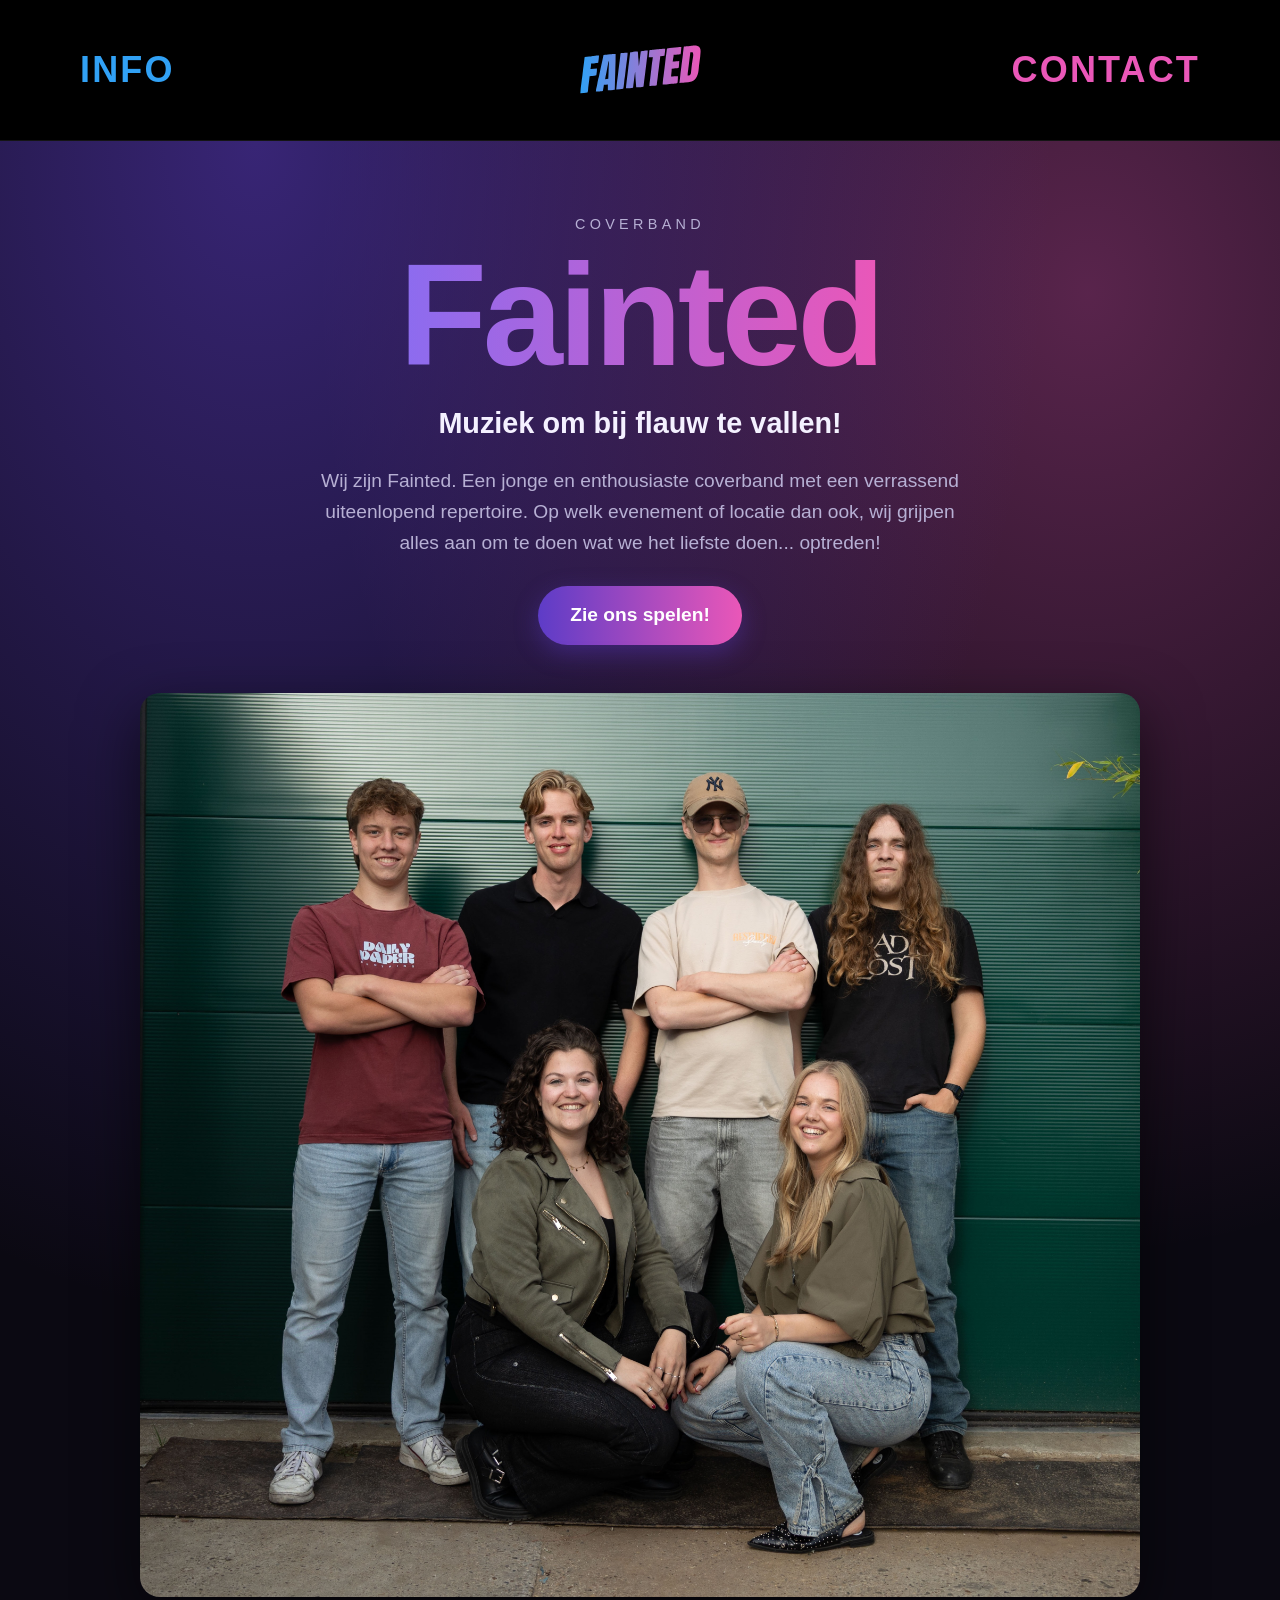
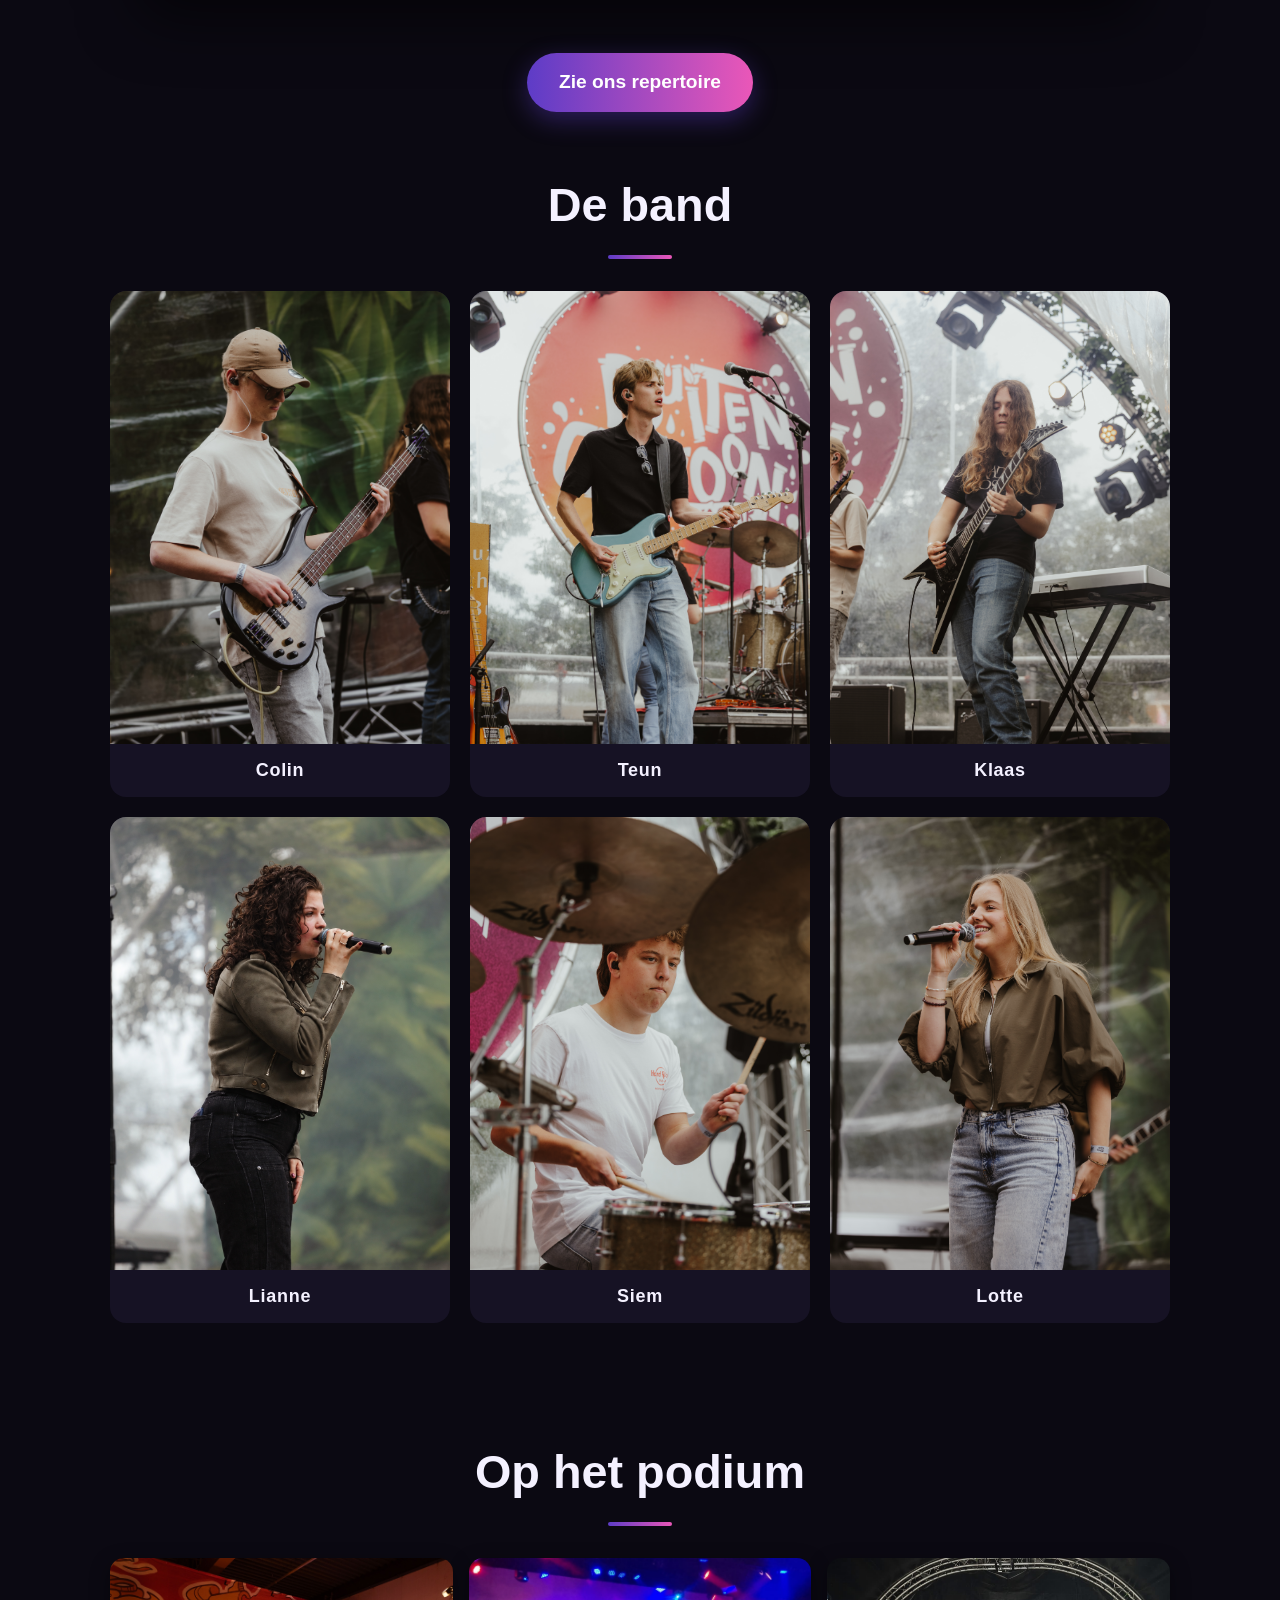
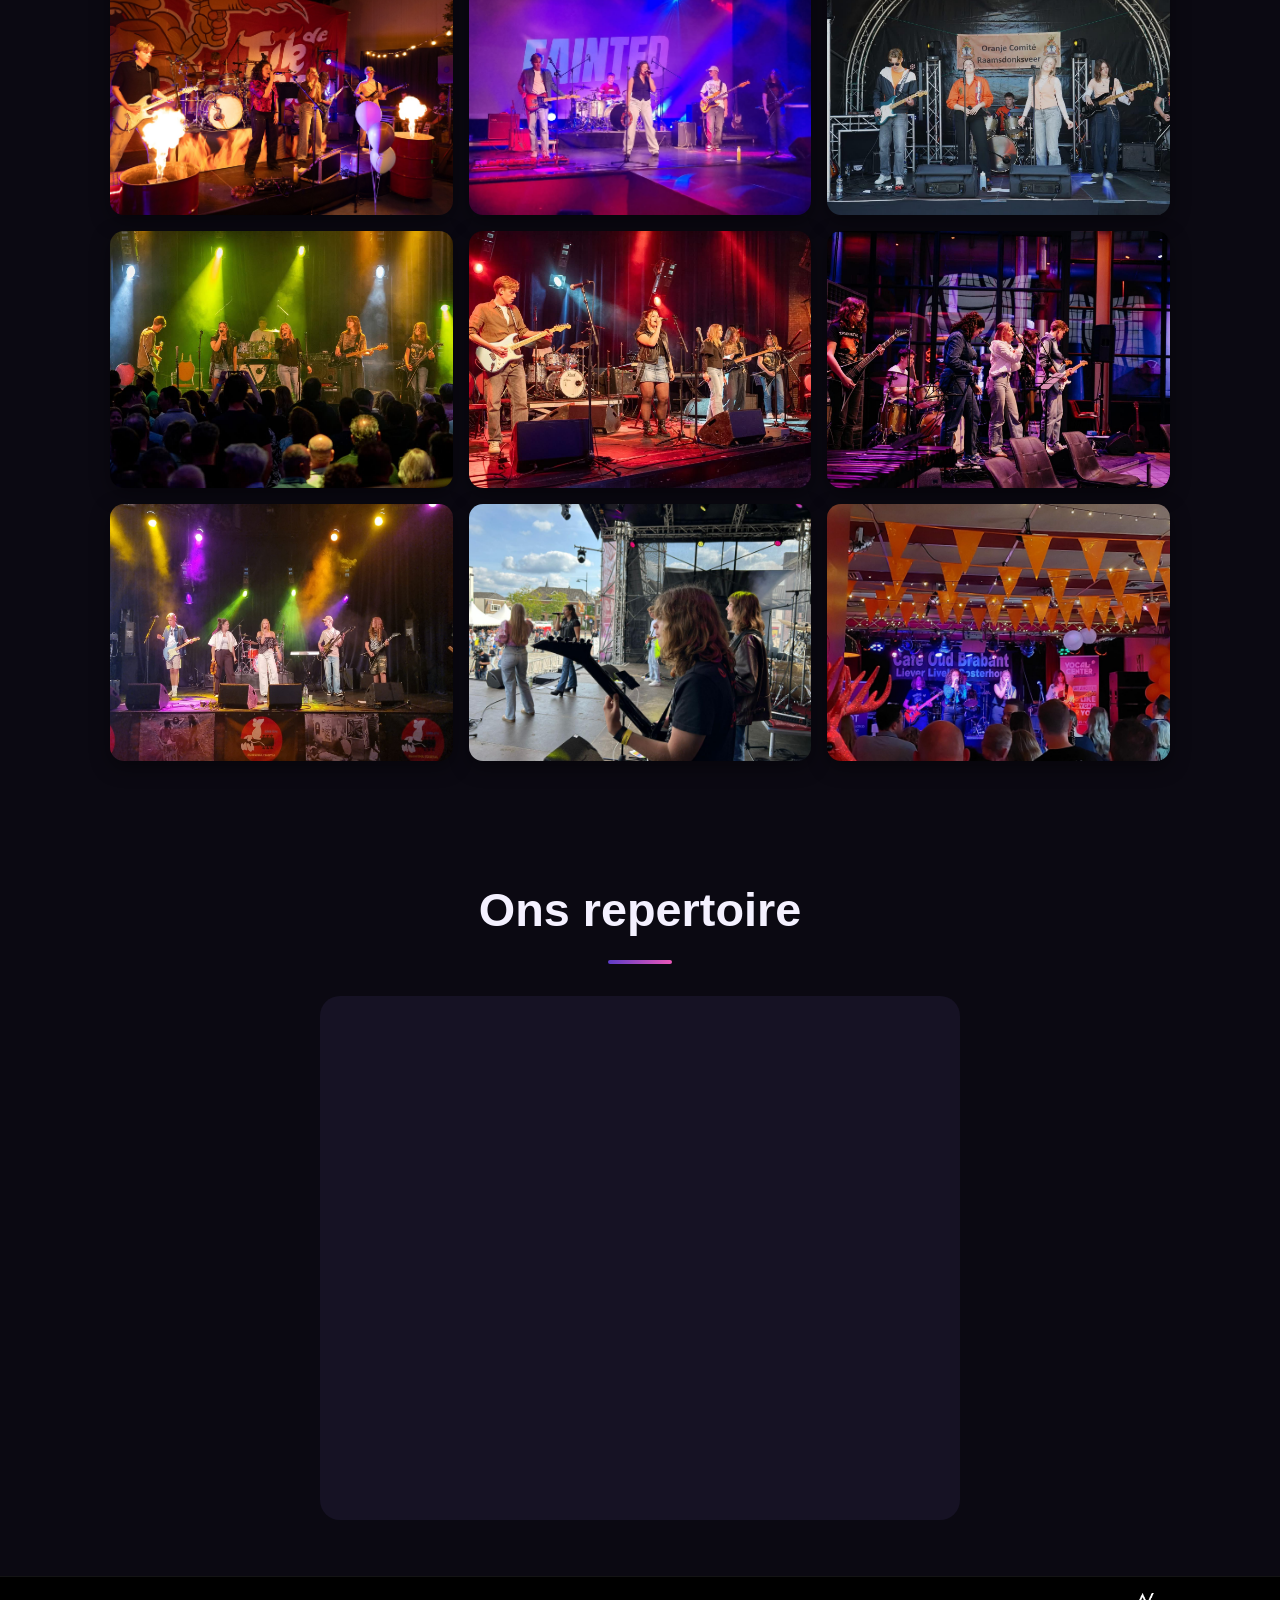
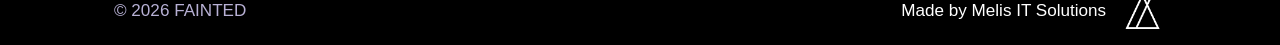
<file: index.html>
<!DOCTYPE html><!--KAjarOCwJ0cHpL0MGWzqm--><html lang="nl"><head><meta charSet="utf-8"/><meta name="viewport" content="width=device-width, initial-scale=1"/><link rel="preload" as="image" href="/faintedcompleet.jpeg"/><link rel="preload" as="image" href="/MITS.png"/><link rel="stylesheet" href="/_next/static/css/62b06203c5a0845a.css" data-precedence="next"/><link rel="stylesheet" href="/_next/static/css/43bbbfb709e34814.css" data-precedence="next"/><link rel="preload" as="script" fetchPriority="low" href="/_next/static/chunks/webpack-97ad7c169a563065.js"/><script src="/_next/static/chunks/4bd1b696-c023c6e3521b1417.js" async=""></script><script src="/_next/static/chunks/255-f9c534389f1b5ee3.js" async=""></script><script src="/_next/static/chunks/main-app-19426cfb38b076a8.js" async=""></script><script src="/_next/static/chunks/619-ba102abea3e3d0e4.js" async=""></script><script src="/_next/static/chunks/app/layout-cc82ec1ce82126c1.js" async=""></script><title>Fainted</title><meta name="description" content="We&#x27;ll rock till you faint!"/><link rel="icon" href="/favicon.ico" type="image/x-icon" sizes="32x32"/><script src="/_next/static/chunks/polyfills-42372ed130431b0a.js" noModule=""></script></head><body><div hidden=""><!--$--><!--/$--></div><header class="site-header"><nav class="site-nav" aria-label="Hoofdmenu"><a class="nav-link nav-info" href="/info/">Info</a><a class="nav-logo" aria-label="Fainted, naar de homepage" href="/"></a><a class="nav-link nav-contact" href="/contact/">Contact</a></nav></header><div class="content"><div class="page_page__ZU32B"><main><section class="page_hero__SKW6o"><p class="page_eyebrow__H9Slr">Coverband</p><h1 class="page_title__3jonF">Fainted</h1><p class="page_subtitle__iAJUg">Muziek om bij flauw te vallen!</p><p class="page_intro__NrUPI">Wij zijn Fainted. Een jonge en enthousiaste coverband met een verrassend uiteenlopend repertoire. Op welk evenement of locatie dan ook, wij grijpen alles aan om te doen wat we het liefste doen... optreden!</p><a class="page_button__vnlhW" href="https://www.youtube.com/@Fainted2023" target="_blank" rel="noopener noreferrer">Zie ons spelen!</a><img class="page_heroImage__Q6NCQ" src="/faintedcompleet.jpeg" alt="Fainted, de complete band"/></section><a class="page_button__vnlhW" href="#repertoire">Zie ons repertoire</a><section class="page_section__61PEw"><h2 class="page_heading__ZPgh_">De band</h2><div class="page_members__TDCxy"><figure class="page_member__GNgV8"><img src="/Colin.jpeg" alt="Colin" loading="lazy"/><figcaption>Colin</figcaption></figure><figure class="page_member__GNgV8"><img src="/Teun.jpeg" alt="Teun" loading="lazy"/><figcaption>Teun</figcaption></figure><figure class="page_member__GNgV8"><img src="/Klaas.jpeg" alt="Klaas" loading="lazy"/><figcaption>Klaas</figcaption></figure><figure class="page_member__GNgV8"><img src="/Lianne.png" alt="Lianne" loading="lazy"/><figcaption>Lianne</figcaption></figure><figure class="page_member__GNgV8"><img src="/Siem.jpeg" alt="Siem" loading="lazy"/><figcaption>Siem</figcaption></figure><figure class="page_member__GNgV8"><img src="/Lotte.jpeg" alt="Lotte" loading="lazy"/><figcaption>Lotte</figcaption></figure></div></section><section class="page_section__61PEw"><h2 class="page_heading__ZPgh_">Op het podium</h2><div class="page_gigs__dyFFW"><img src="/defik.jpeg" alt="Fainted live bij De Fik" loading="lazy"/><img src="/waspik.jpeg" alt="Fainted live in Waspik" loading="lazy"/><img src="/oranje.png" alt="Fainted op een oranje feest" loading="lazy"/><img src="/lieverlive.png" alt="Fainted bij Lieverlive" loading="lazy"/><img src="/kovvernacht.png" alt="Fainted tijdens Kovvernacht" loading="lazy"/><img src="/centrale.png" alt="Fainted bij de Centrale" loading="lazy"/><img src="/fort.jpeg" alt="Fainted op het fort" loading="lazy"/><img src="/VeerseDag.png" alt="Fainted op de Veerse Dag" loading="lazy"/><img src="/OudBrabant.png" alt="Fainted bij Oud Brabant" loading="lazy"/></div></section><section id="repertoire" class="page_section__61PEw"><h2 class="page_heading__ZPgh_">Ons repertoire</h2><div class="page_spotify__d4fUL"><iframe src="https://open.spotify.com/embed/playlist/4rbepS8ayrAFcYo7at1e5f" width="100%" height="500" allow="encrypted-media" loading="lazy" title="Fainted playlist op Spotify"></iframe></div></section></main></div><!--$--><!--/$--></div><footer><div class="footer-inner"><p class="footer-copy">© <!-- -->2026<!-- --> FAINTED</p><div class="footer-right"><p class="footer-credit">Made by Melis IT Solutions</p><a class="footer-link" href="https://melisitsolutions.com" target="_blank" rel="noopener noreferrer"><img src="/MITS.png" alt="Melis IT Solutions logo" class="footer-logo"/></a></div></div></footer><script src="/_next/static/chunks/webpack-97ad7c169a563065.js" id="_R_" async=""></script><script>(self.__next_f=self.__next_f||[]).push([0])</script><script>self.__next_f.push([1,"1:\"$Sreact.fragment\"\n2:I[2619,[\"619\",\"static/chunks/619-ba102abea3e3d0e4.js\",\"177\",\"static/chunks/app/layout-cc82ec1ce82126c1.js\"],\"\"]\n3:I[9766,[],\"\"]\n4:I[8924,[],\"\"]\n10:I[7150,[],\"\"]\n:HL[\"/_next/static/css/62b06203c5a0845a.css\",\"style\"]\n:HL[\"/_next/static/css/43bbbfb709e34814.css\",\"style\"]\n"])</script><script>self.__next_f.push([1,"0:{\"P\":null,\"b\":\"KAjarOCwJ0cHpL0MGWzqm\",\"p\":\"\",\"c\":[\"\",\"\"],\"i\":false,\"f\":[[[\"\",{\"children\":[\"__PAGE__\",{}]},\"$undefined\",\"$undefined\",true],[\"\",[\"$\",\"$1\",\"c\",{\"children\":[[[\"$\",\"link\",\"0\",{\"rel\":\"stylesheet\",\"href\":\"/_next/static/css/62b06203c5a0845a.css\",\"precedence\":\"next\",\"crossOrigin\":\"$undefined\",\"nonce\":\"$undefined\"}]],[\"$\",\"html\",null,{\"lang\":\"nl\",\"children\":[\"$\",\"body\",null,{\"children\":[[\"$\",\"header\",null,{\"className\":\"site-header\",\"children\":[\"$\",\"nav\",null,{\"className\":\"site-nav\",\"aria-label\":\"Hoofdmenu\",\"children\":[[\"$\",\"$L2\",null,{\"href\":\"/info\",\"className\":\"nav-link nav-info\",\"children\":\"Info\"}],[\"$\",\"$L2\",null,{\"href\":\"/\",\"className\":\"nav-logo\",\"aria-label\":\"Fainted, naar de homepage\"}],[\"$\",\"$L2\",null,{\"href\":\"/contact\",\"className\":\"nav-link nav-contact\",\"children\":\"Contact\"}]]}]}],[\"$\",\"div\",null,{\"className\":\"content\",\"children\":[\"$\",\"$L3\",null,{\"parallelRouterKey\":\"children\",\"error\":\"$undefined\",\"errorStyles\":\"$undefined\",\"errorScripts\":\"$undefined\",\"template\":[\"$\",\"$L4\",null,{}],\"templateStyles\":\"$undefined\",\"templateScripts\":\"$undefined\",\"notFound\":[[\"$\",\"div\",null,{\"className\":\"error-page\",\"children\":[[\"$\",\"h1\",null,{\"children\":\"404\"}],[\"$\",\"h2\",null,{\"children\":\"Oeps, deze pagina bestaat niet.\"}],[\"$\",\"p\",null,{\"children\":\"Deze pagina is net als de saaie momenten van Fainted; hij bestaat niet.\"}],[\"$\",\"$L2\",null,{\"href\":\"/\",\"className\":\"btn\",\"children\":\"- Ga terug -\"}]]}],[]],\"forbidden\":\"$undefined\",\"unauthorized\":\"$undefined\"}]}],[\"$\",\"footer\",null,{\"children\":[\"$\",\"div\",null,{\"className\":\"footer-inner\",\"children\":[[\"$\",\"p\",null,{\"className\":\"footer-copy\",\"children\":[\"© \",2026,\" FAINTED\"]}],[\"$\",\"div\",null,{\"className\":\"footer-right\",\"children\":[[\"$\",\"p\",null,{\"className\":\"footer-credit\",\"children\":\"Made by Melis IT Solutions\"}],[\"$\",\"a\",null,{\"className\":\"footer-link\",\"href\":\"https://melisitsolutions.com\",\"target\":\"_blank\",\"rel\":\"noopener noreferrer\",\"children\":[\"$\",\"img\",null,{\"src\":\"/MITS.png\",\"alt\":\"Melis IT Solutions logo\",\"className\":\"footer-logo\"}]}]]}]]}]}]]}]}]]}],{\"children\":[\"__PAGE__\",[\"$\",\"$1\",\"c\",{\"children\":[[\"$\",\"div\",null,{\"className\":\"page_page__ZU32B\",\"children\":[\"$\",\"main\",null,{\"children\":[[\"$\",\"section\",null,{\"className\":\"page_hero__SKW6o\",\"children\":[[\"$\",\"p\",null,{\"className\":\"page_eyebrow__H9Slr\",\"children\":\"Coverband\"}],[\"$\",\"h1\",null,{\"className\":\"page_title__3jonF\",\"children\":\"Fainted\"}],[\"$\",\"p\",null,{\"className\":\"page_subtitle__iAJUg\",\"children\":\"Muziek om bij flauw te vallen!\"}],[\"$\",\"p\",null,{\"className\":\"page_intro__NrUPI\",\"children\":\"Wij zijn Fainted. Een jonge en enthousiaste coverband met een verrassend uiteenlopend repertoire. Op welk evenement of locatie dan ook, wij grijpen alles aan om te doen wat we het liefste doen... optreden!\"}],[\"$\",\"a\",null,{\"className\":\"page_button__vnlhW\",\"href\":\"https://www.youtube.com/@Fainted2023\",\"target\":\"_blank\",\"rel\":\"noopener noreferrer\",\"children\":\"Zie ons spelen!\"}],[\"$\",\"img\",null,{\"className\":\"page_heroImage__Q6NCQ\",\"src\":\"/faintedcompleet.jpeg\",\"alt\":\"Fainted, de complete band\"}]]}],[\"$\",\"a\",null,{\"className\":\"page_button__vnlhW\",\"href\":\"#repertoire\",\"children\":\"Zie ons repertoire\"}],[\"$\",\"section\",null,{\"className\":\"page_section__61PEw\",\"children\":[[\"$\",\"h2\",null,{\"className\":\"page_heading__ZPgh_\",\"children\":\"De band\"}],[\"$\",\"div\",null,{\"className\":\"page_members__TDCxy\",\"children\":[[\"$\",\"figure\",\"Colin\",{\"className\":\"page_member__GNgV8\",\"children\":[[\"$\",\"img\",null,{\"src\":\"/Colin.jpeg\",\"alt\":\"Colin\",\"loading\":\"lazy\"}],[\"$\",\"figcaption\",null,{\"children\":\"Colin\"}]]}],[\"$\",\"figure\",\"Teun\",{\"className\":\"page_member__GNgV8\",\"children\":[[\"$\",\"img\",null,{\"src\":\"/Teun.jpeg\",\"alt\":\"Teun\",\"loading\":\"lazy\"}],[\"$\",\"figcaption\",null,{\"children\":\"Teun\"}]]}],[\"$\",\"figure\",\"Klaas\",{\"className\":\"page_member__GNgV8\",\"children\":[[\"$\",\"img\",null,{\"src\":\"/Klaas.jpeg\",\"alt\":\"Klaas\",\"loading\":\"lazy\"}],[\"$\",\"figcaption\",null,{\"children\":\"Klaas\"}]]}],[\"$\",\"figure\",\"Lianne\",{\"className\":\"page_member__GNgV8\",\"children\":[[\"$\",\"img\",null,{\"src\":\"/Lianne.png\",\"alt\":\"Lianne\",\"loading\":\"lazy\"}],[\"$\",\"figcaption\",null,{\"children\":\"Lianne\"}]]}],[\"$\",\"figure\",\"Siem\",{\"className\":\"page_member__GNgV8\",\"children\":[[\"$\",\"img\",null,{\"src\":\"/Siem.jpeg\",\"alt\":\"Siem\",\"loading\":\"lazy\"}],[\"$\",\"figcaption\",null,{\"children\":\"Siem\"}]]}],[\"$\",\"figure\",\"Lotte\",{\"className\":\"page_member__GNgV8\",\"children\":[[\"$\",\"img\",null,{\"src\":\"/Lotte.jpeg\",\"alt\":\"Lotte\",\"loading\":\"lazy\"}],[\"$\",\"figcaption\",null,{\"children\":\"Lotte\"}]]}]]}]]}],[\"$\",\"section\",null,{\"className\":\"page_section__61PEw\",\"children\":[[\"$\",\"h2\",null,{\"className\":\"page_heading__ZPgh_\",\"children\":\"Op het podium\"}],[\"$\",\"div\",null,{\"className\":\"page_gigs__dyFFW\",\"children\":[[\"$\",\"img\",\"/defik.jpeg\",{\"src\":\"/defik.jpeg\",\"alt\":\"Fainted live bij De Fik\",\"loading\":\"lazy\"}],[\"$\",\"img\",\"/waspik.jpeg\",{\"src\":\"/waspik.jpeg\",\"alt\":\"Fainted live in Waspik\",\"loading\":\"lazy\"}],\"$L5\",\"$L6\",\"$L7\",\"$L8\",\"$L9\",\"$La\",\"$Lb\"]}]]}],\"$Lc\"]}]}],[\"$Ld\"],\"$Le\"]}],{},null,false]},null,false],\"$Lf\",false]],\"m\":\"$undefined\",\"G\":[\"$10\",[]],\"s\":false,\"S\":true}\n"])</script><script>self.__next_f.push([1,"11:I[4431,[],\"OutletBoundary\"]\n13:I[5278,[],\"AsyncMetadataOutlet\"]\n15:I[4431,[],\"ViewportBoundary\"]\n17:I[4431,[],\"MetadataBoundary\"]\n18:\"$Sreact.suspense\"\n5:[\"$\",\"img\",\"/oranje.png\",{\"src\":\"/oranje.png\",\"alt\":\"Fainted op een oranje feest\",\"loading\":\"lazy\"}]\n6:[\"$\",\"img\",\"/lieverlive.png\",{\"src\":\"/lieverlive.png\",\"alt\":\"Fainted bij Lieverlive\",\"loading\":\"lazy\"}]\n7:[\"$\",\"img\",\"/kovvernacht.png\",{\"src\":\"/kovvernacht.png\",\"alt\":\"Fainted tijdens Kovvernacht\",\"loading\":\"lazy\"}]\n8:[\"$\",\"img\",\"/centrale.png\",{\"src\":\"/centrale.png\",\"alt\":\"Fainted bij de Centrale\",\"loading\":\"lazy\"}]\n9:[\"$\",\"img\",\"/fort.jpeg\",{\"src\":\"/fort.jpeg\",\"alt\":\"Fainted op het fort\",\"loading\":\"lazy\"}]\na:[\"$\",\"img\",\"/VeerseDag.png\",{\"src\":\"/VeerseDag.png\",\"alt\":\"Fainted op de Veerse Dag\",\"loading\":\"lazy\"}]\nb:[\"$\",\"img\",\"/OudBrabant.png\",{\"src\":\"/OudBrabant.png\",\"alt\":\"Fainted bij Oud Brabant\",\"loading\":\"lazy\"}]\nc:[\"$\",\"section\",null,{\"id\":\"repertoire\",\"className\":\"page_section__61PEw\",\"children\":[[\"$\",\"h2\",null,{\"className\":\"page_heading__ZPgh_\",\"children\":\"Ons repertoire\"}],[\"$\",\"div\",null,{\"className\":\"page_spotify__d4fUL\",\"children\":[\"$\",\"iframe\",null,{\"src\":\"https://open.spotify.com/embed/playlist/4rbepS8ayrAFcYo7at1e5f\",\"width\":\"100%\",\"height\":\"500\",\"allow\":\"encrypted-media\",\"loading\":\"lazy\",\"title\":\"Fainted playlist op Spotify\"}]}]]}]\nd:[\"$\",\"link\",\"0\",{\"rel\":\"stylesheet\",\"href\":\"/_next/static/css/43bbbfb709e34814.css\",\"precedence\":\"next\",\"crossOrigin\":\"$undefined\",\"nonce\":\"$undefined\"}]\ne:[\"$\",\"$L11\",null,{\"children\":[\"$L12\",[\"$\",\"$L13\",null,{\"promise\":\"$@14\"}]]}]\nf:[\"$\",\"$1\",\"h\",{\"children\":[null,[[\"$\",\"$L15\",null,{\"children\":\"$L16\"}],null],[\"$\",\"$L17\",null,{\"children\":[\"$\",\"div\",null,{\"hidden\":true,\"children\":[\"$\",\"$18\",null,{\"fallback\":null,\"children\":\"$L19\"}]}]}]]}]\n"])</script><script>self.__next_f.push([1,"16:[[\"$\",\"meta\",\"0\",{\"charSet\":\"utf-8\"}],[\"$\",\"meta\",\"1\",{\"name\":\"viewport\",\"content\":\"width=device-width, initial-scale=1\"}]]\n12:null\n"])</script><script>self.__next_f.push([1,"1a:I[622,[],\"IconMark\"]\n14:{\"metadata\":[[\"$\",\"title\",\"0\",{\"children\":\"Fainted\"}],[\"$\",\"meta\",\"1\",{\"name\":\"description\",\"content\":\"We'll rock till you faint!\"}],[\"$\",\"link\",\"2\",{\"rel\":\"icon\",\"href\":\"/favicon.ico\",\"type\":\"image/x-icon\",\"sizes\":\"32x32\"}],[\"$\",\"$L1a\",\"3\",{}]],\"error\":null,\"digest\":\"$undefined\"}\n"])</script><script>self.__next_f.push([1,"19:\"$14:metadata\"\n"])</script></body></html>
</file>
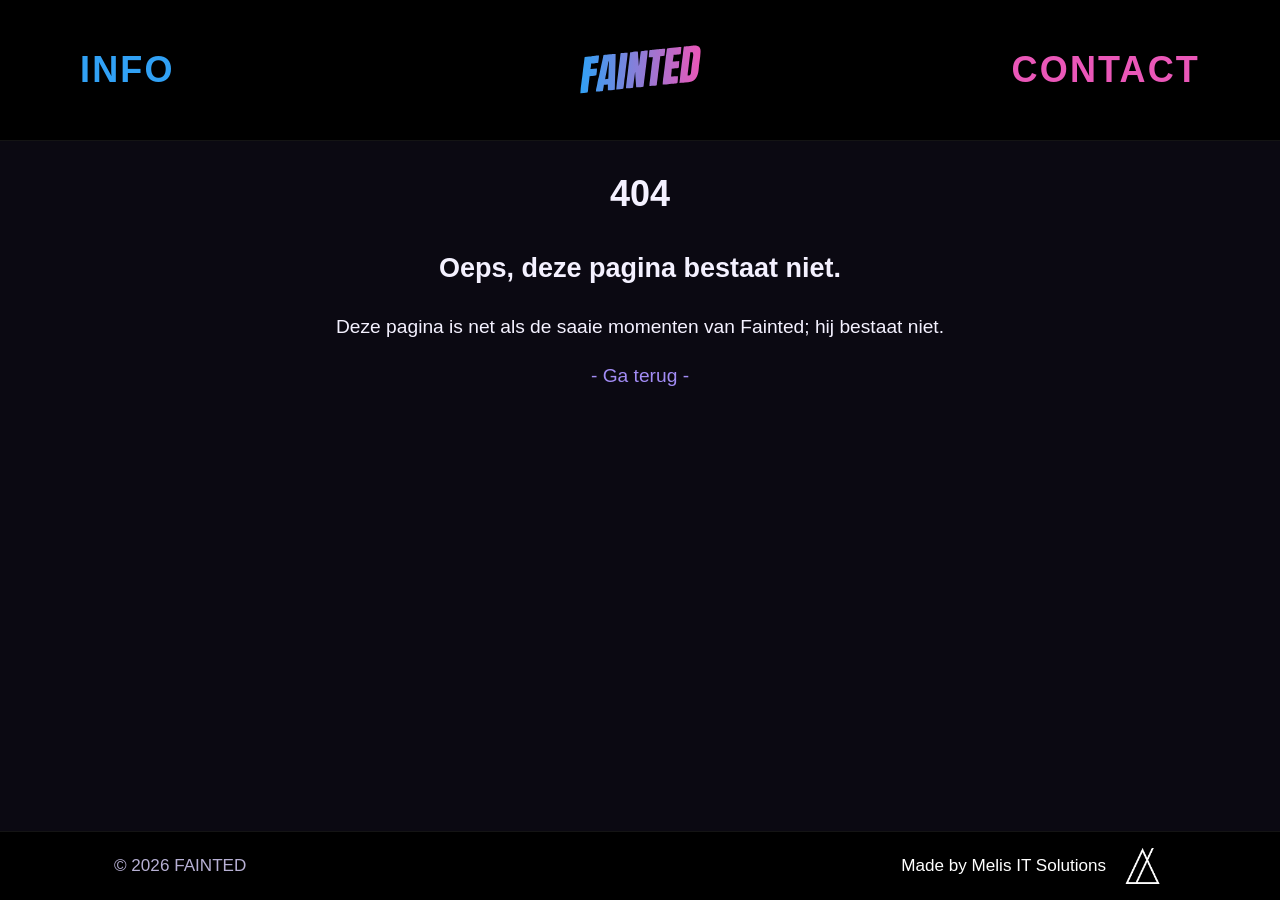
<file: 404/index.html>
<!DOCTYPE html><!--KAjarOCwJ0cHpL0MGWzqm--><html lang="nl"><head><meta charSet="utf-8"/><meta name="viewport" content="width=device-width, initial-scale=1"/><link rel="preload" as="image" href="/MITS.png"/><link rel="stylesheet" href="/_next/static/css/62b06203c5a0845a.css" data-precedence="next"/><link rel="preload" as="script" fetchPriority="low" href="/_next/static/chunks/webpack-97ad7c169a563065.js"/><script src="/_next/static/chunks/4bd1b696-c023c6e3521b1417.js" async=""></script><script src="/_next/static/chunks/255-f9c534389f1b5ee3.js" async=""></script><script src="/_next/static/chunks/main-app-19426cfb38b076a8.js" async=""></script><script src="/_next/static/chunks/619-ba102abea3e3d0e4.js" async=""></script><script src="/_next/static/chunks/app/layout-cc82ec1ce82126c1.js" async=""></script><meta name="robots" content="noindex"/><title>Fainted</title><meta name="description" content="We&#x27;ll rock till you faint!"/><link rel="icon" href="/favicon.ico" type="image/x-icon" sizes="32x32"/><script src="/_next/static/chunks/polyfills-42372ed130431b0a.js" noModule=""></script></head><body><div hidden=""><!--$--><!--/$--></div><header class="site-header"><nav class="site-nav" aria-label="Hoofdmenu"><a class="nav-link nav-info" href="/info/">Info</a><a class="nav-logo" aria-label="Fainted, naar de homepage" href="/"></a><a class="nav-link nav-contact" href="/contact/">Contact</a></nav></header><div class="content"><div class="error-page"><h1>404</h1><h2>Oeps, deze pagina bestaat niet.</h2><p>Deze pagina is net als de saaie momenten van Fainted; hij bestaat niet.</p><a class="btn" href="/">- Ga terug -</a></div><!--$--><!--/$--></div><footer><div class="footer-inner"><p class="footer-copy">© <!-- -->2026<!-- --> FAINTED</p><div class="footer-right"><p class="footer-credit">Made by Melis IT Solutions</p><a class="footer-link" href="https://melisitsolutions.com" target="_blank" rel="noopener noreferrer"><img src="/MITS.png" alt="Melis IT Solutions logo" class="footer-logo"/></a></div></div></footer><script src="/_next/static/chunks/webpack-97ad7c169a563065.js" id="_R_" async=""></script><script>(self.__next_f=self.__next_f||[]).push([0])</script><script>self.__next_f.push([1,"1:\"$Sreact.fragment\"\n2:I[2619,[\"619\",\"static/chunks/619-ba102abea3e3d0e4.js\",\"177\",\"static/chunks/app/layout-cc82ec1ce82126c1.js\"],\"\"]\n3:I[9766,[],\"\"]\n4:I[8924,[],\"\"]\n5:I[4431,[],\"OutletBoundary\"]\n7:I[5278,[],\"AsyncMetadataOutlet\"]\n9:I[4431,[],\"ViewportBoundary\"]\nb:I[4431,[],\"MetadataBoundary\"]\nc:\"$Sreact.suspense\"\ne:I[7150,[],\"\"]\n:HL[\"/_next/static/css/62b06203c5a0845a.css\",\"style\"]\n"])</script><script>self.__next_f.push([1,"0:{\"P\":null,\"b\":\"KAjarOCwJ0cHpL0MGWzqm\",\"p\":\"\",\"c\":[\"\",\"_not-found\",\"\"],\"i\":false,\"f\":[[[\"\",{\"children\":[\"/_not-found\",{\"children\":[\"__PAGE__\",{}]}]},\"$undefined\",\"$undefined\",true],[\"\",[\"$\",\"$1\",\"c\",{\"children\":[[[\"$\",\"link\",\"0\",{\"rel\":\"stylesheet\",\"href\":\"/_next/static/css/62b06203c5a0845a.css\",\"precedence\":\"next\",\"crossOrigin\":\"$undefined\",\"nonce\":\"$undefined\"}]],[\"$\",\"html\",null,{\"lang\":\"nl\",\"children\":[\"$\",\"body\",null,{\"children\":[[\"$\",\"header\",null,{\"className\":\"site-header\",\"children\":[\"$\",\"nav\",null,{\"className\":\"site-nav\",\"aria-label\":\"Hoofdmenu\",\"children\":[[\"$\",\"$L2\",null,{\"href\":\"/info\",\"className\":\"nav-link nav-info\",\"children\":\"Info\"}],[\"$\",\"$L2\",null,{\"href\":\"/\",\"className\":\"nav-logo\",\"aria-label\":\"Fainted, naar de homepage\"}],[\"$\",\"$L2\",null,{\"href\":\"/contact\",\"className\":\"nav-link nav-contact\",\"children\":\"Contact\"}]]}]}],[\"$\",\"div\",null,{\"className\":\"content\",\"children\":[\"$\",\"$L3\",null,{\"parallelRouterKey\":\"children\",\"error\":\"$undefined\",\"errorStyles\":\"$undefined\",\"errorScripts\":\"$undefined\",\"template\":[\"$\",\"$L4\",null,{}],\"templateStyles\":\"$undefined\",\"templateScripts\":\"$undefined\",\"notFound\":[[\"$\",\"div\",null,{\"className\":\"error-page\",\"children\":[[\"$\",\"h1\",null,{\"children\":\"404\"}],[\"$\",\"h2\",null,{\"children\":\"Oeps, deze pagina bestaat niet.\"}],[\"$\",\"p\",null,{\"children\":\"Deze pagina is net als de saaie momenten van Fainted; hij bestaat niet.\"}],[\"$\",\"$L2\",null,{\"href\":\"/\",\"className\":\"btn\",\"children\":\"- Ga terug -\"}]]}],[]],\"forbidden\":\"$undefined\",\"unauthorized\":\"$undefined\"}]}],[\"$\",\"footer\",null,{\"children\":[\"$\",\"div\",null,{\"className\":\"footer-inner\",\"children\":[[\"$\",\"p\",null,{\"className\":\"footer-copy\",\"children\":[\"© \",2026,\" FAINTED\"]}],[\"$\",\"div\",null,{\"className\":\"footer-right\",\"children\":[[\"$\",\"p\",null,{\"className\":\"footer-credit\",\"children\":\"Made by Melis IT Solutions\"}],[\"$\",\"a\",null,{\"className\":\"footer-link\",\"href\":\"https://melisitsolutions.com\",\"target\":\"_blank\",\"rel\":\"noopener noreferrer\",\"children\":[\"$\",\"img\",null,{\"src\":\"/MITS.png\",\"alt\":\"Melis IT Solutions logo\",\"className\":\"footer-logo\"}]}]]}]]}]}]]}]}]]}],{\"children\":[\"/_not-found\",[\"$\",\"$1\",\"c\",{\"children\":[null,[\"$\",\"$L3\",null,{\"parallelRouterKey\":\"children\",\"error\":\"$undefined\",\"errorStyles\":\"$undefined\",\"errorScripts\":\"$undefined\",\"template\":[\"$\",\"$L4\",null,{}],\"templateStyles\":\"$undefined\",\"templateScripts\":\"$undefined\",\"notFound\":\"$undefined\",\"forbidden\":\"$undefined\",\"unauthorized\":\"$undefined\"}]]}],{\"children\":[\"__PAGE__\",[\"$\",\"$1\",\"c\",{\"children\":[[\"$\",\"div\",null,{\"className\":\"error-page\",\"children\":[[\"$\",\"h1\",null,{\"children\":\"404\"}],[\"$\",\"h2\",null,{\"children\":\"Oeps, deze pagina bestaat niet.\"}],[\"$\",\"p\",null,{\"children\":\"Deze pagina is net als de saaie momenten van Fainted; hij bestaat niet.\"}],[\"$\",\"$L2\",null,{\"href\":\"/\",\"className\":\"btn\",\"children\":\"- Ga terug -\"}]]}],null,[\"$\",\"$L5\",null,{\"children\":[\"$L6\",[\"$\",\"$L7\",null,{\"promise\":\"$@8\"}]]}]]}],{},null,false]},null,false]},null,false],[\"$\",\"$1\",\"h\",{\"children\":[[\"$\",\"meta\",null,{\"name\":\"robots\",\"content\":\"noindex\"}],[[\"$\",\"$L9\",null,{\"children\":\"$La\"}],null],[\"$\",\"$Lb\",null,{\"children\":[\"$\",\"div\",null,{\"hidden\":true,\"children\":[\"$\",\"$c\",null,{\"fallback\":null,\"children\":\"$Ld\"}]}]}]]}],false]],\"m\":\"$undefined\",\"G\":[\"$e\",[]],\"s\":false,\"S\":true}\n"])</script><script>self.__next_f.push([1,"a:[[\"$\",\"meta\",\"0\",{\"charSet\":\"utf-8\"}],[\"$\",\"meta\",\"1\",{\"name\":\"viewport\",\"content\":\"width=device-width, initial-scale=1\"}]]\n6:null\n"])</script><script>self.__next_f.push([1,"f:I[622,[],\"IconMark\"]\n8:{\"metadata\":[[\"$\",\"title\",\"0\",{\"children\":\"Fainted\"}],[\"$\",\"meta\",\"1\",{\"name\":\"description\",\"content\":\"We'll rock till you faint!\"}],[\"$\",\"link\",\"2\",{\"rel\":\"icon\",\"href\":\"/favicon.ico\",\"type\":\"image/x-icon\",\"sizes\":\"32x32\"}],[\"$\",\"$Lf\",\"3\",{}]],\"error\":null,\"digest\":\"$undefined\"}\n"])</script><script>self.__next_f.push([1,"d:\"$8:metadata\"\n"])</script></body></html>
</file>
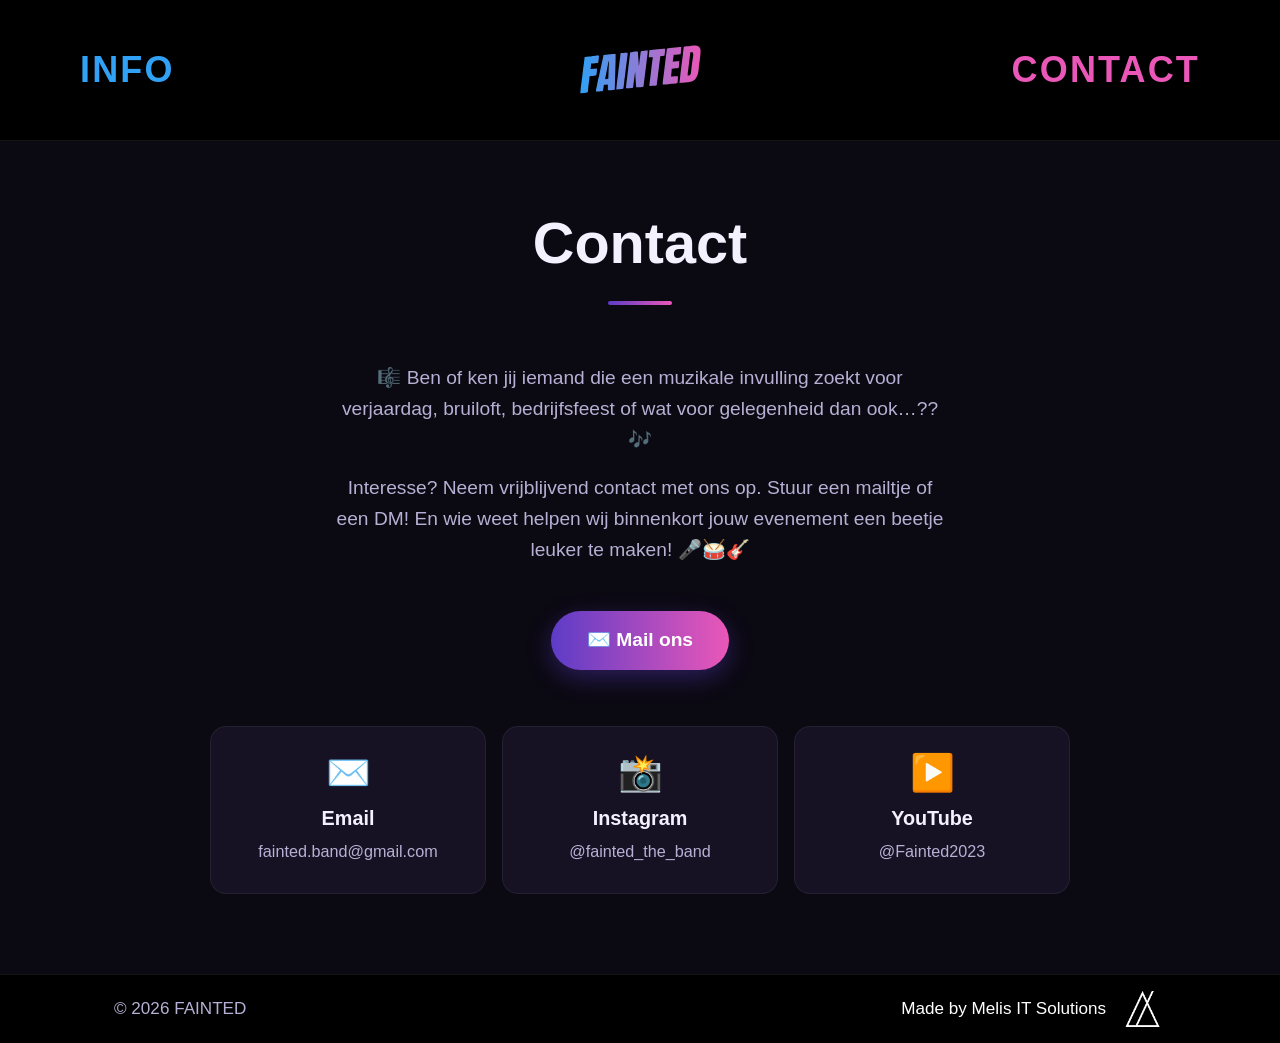
<file: contact/index.html>
<!DOCTYPE html><!--KAjarOCwJ0cHpL0MGWzqm--><html lang="nl"><head><meta charSet="utf-8"/><meta name="viewport" content="width=device-width, initial-scale=1"/><link rel="preload" as="image" href="/MITS.png"/><link rel="stylesheet" href="/_next/static/css/62b06203c5a0845a.css" data-precedence="next"/><link rel="stylesheet" href="/_next/static/css/5009cf2760e43bbb.css" data-precedence="next"/><link rel="preload" as="script" fetchPriority="low" href="/_next/static/chunks/webpack-97ad7c169a563065.js"/><script src="/_next/static/chunks/4bd1b696-c023c6e3521b1417.js" async=""></script><script src="/_next/static/chunks/255-f9c534389f1b5ee3.js" async=""></script><script src="/_next/static/chunks/main-app-19426cfb38b076a8.js" async=""></script><script src="/_next/static/chunks/619-ba102abea3e3d0e4.js" async=""></script><script src="/_next/static/chunks/app/layout-cc82ec1ce82126c1.js" async=""></script><title>Fainted</title><meta name="description" content="We&#x27;ll rock till you faint!"/><link rel="icon" href="/favicon.ico" type="image/x-icon" sizes="32x32"/><script src="/_next/static/chunks/polyfills-42372ed130431b0a.js" noModule=""></script></head><body><div hidden=""><!--$--><!--/$--></div><header class="site-header"><nav class="site-nav" aria-label="Hoofdmenu"><a class="nav-link nav-info" href="/info/">Info</a><a class="nav-logo" aria-label="Fainted, naar de homepage" href="/"></a><a class="nav-link nav-contact" href="/contact/">Contact</a></nav></header><div class="content"><div class="contact_container__cCpH8"><h1 class="contact_title__Arsm_">Contact</h1><div class="contact_intro__DhT_H"><p>🎼 Ben of ken jij iemand die een muzikale invulling zoekt voor verjaardag, bruiloft, bedrijfsfeest of wat voor gelegenheid dan ook…?? 🎶</p><p>Interesse? Neem vrijblijvend contact met ons op. Stuur een mailtje of een DM! En wie weet helpen wij binnenkort jouw evenement een beetje leuker te maken! 🎤🥁🎸</p></div><a class="contact_primaryButton__UyHl1" href="mailto:fainted.band@gmail.com">✉️ Mail ons</a><div class="contact_cards___H3uh"><a class="contact_card__wnBJV" href="mailto:fainted.band@gmail.com"><span class="contact_cardIcon__jLVUe">✉️</span><span class="contact_cardLabel__CyDxl">Email</span><span class="contact_cardValue__8SwtC">fainted.band@gmail.com</span></a><a class="contact_card__wnBJV" href="https://www.instagram.com/fainted_the_band/" target="_blank" rel="noopener noreferrer"><span class="contact_cardIcon__jLVUe">📸</span><span class="contact_cardLabel__CyDxl">Instagram</span><span class="contact_cardValue__8SwtC">@fainted_the_band</span></a><a class="contact_card__wnBJV" href="https://www.youtube.com/@Fainted2023" target="_blank" rel="noopener noreferrer"><span class="contact_cardIcon__jLVUe">▶️</span><span class="contact_cardLabel__CyDxl">YouTube</span><span class="contact_cardValue__8SwtC">@Fainted2023</span></a></div></div><!--$--><!--/$--></div><footer><div class="footer-inner"><p class="footer-copy">© <!-- -->2026<!-- --> FAINTED</p><div class="footer-right"><p class="footer-credit">Made by Melis IT Solutions</p><a class="footer-link" href="https://melisitsolutions.com" target="_blank" rel="noopener noreferrer"><img src="/MITS.png" alt="Melis IT Solutions logo" class="footer-logo"/></a></div></div></footer><script src="/_next/static/chunks/webpack-97ad7c169a563065.js" id="_R_" async=""></script><script>(self.__next_f=self.__next_f||[]).push([0])</script><script>self.__next_f.push([1,"1:\"$Sreact.fragment\"\n2:I[2619,[\"619\",\"static/chunks/619-ba102abea3e3d0e4.js\",\"177\",\"static/chunks/app/layout-cc82ec1ce82126c1.js\"],\"\"]\n3:I[9766,[],\"\"]\n4:I[8924,[],\"\"]\n5:I[4431,[],\"OutletBoundary\"]\n7:I[5278,[],\"AsyncMetadataOutlet\"]\n9:I[4431,[],\"ViewportBoundary\"]\nb:I[4431,[],\"MetadataBoundary\"]\nc:\"$Sreact.suspense\"\ne:I[7150,[],\"\"]\n:HL[\"/_next/static/css/62b06203c5a0845a.css\",\"style\"]\n:HL[\"/_next/static/css/5009cf2760e43bbb.css\",\"style\"]\n"])</script><script>self.__next_f.push([1,"0:{\"P\":null,\"b\":\"KAjarOCwJ0cHpL0MGWzqm\",\"p\":\"\",\"c\":[\"\",\"contact\",\"\"],\"i\":false,\"f\":[[[\"\",{\"children\":[\"contact\",{\"children\":[\"__PAGE__\",{}]}]},\"$undefined\",\"$undefined\",true],[\"\",[\"$\",\"$1\",\"c\",{\"children\":[[[\"$\",\"link\",\"0\",{\"rel\":\"stylesheet\",\"href\":\"/_next/static/css/62b06203c5a0845a.css\",\"precedence\":\"next\",\"crossOrigin\":\"$undefined\",\"nonce\":\"$undefined\"}]],[\"$\",\"html\",null,{\"lang\":\"nl\",\"children\":[\"$\",\"body\",null,{\"children\":[[\"$\",\"header\",null,{\"className\":\"site-header\",\"children\":[\"$\",\"nav\",null,{\"className\":\"site-nav\",\"aria-label\":\"Hoofdmenu\",\"children\":[[\"$\",\"$L2\",null,{\"href\":\"/info\",\"className\":\"nav-link nav-info\",\"children\":\"Info\"}],[\"$\",\"$L2\",null,{\"href\":\"/\",\"className\":\"nav-logo\",\"aria-label\":\"Fainted, naar de homepage\"}],[\"$\",\"$L2\",null,{\"href\":\"/contact\",\"className\":\"nav-link nav-contact\",\"children\":\"Contact\"}]]}]}],[\"$\",\"div\",null,{\"className\":\"content\",\"children\":[\"$\",\"$L3\",null,{\"parallelRouterKey\":\"children\",\"error\":\"$undefined\",\"errorStyles\":\"$undefined\",\"errorScripts\":\"$undefined\",\"template\":[\"$\",\"$L4\",null,{}],\"templateStyles\":\"$undefined\",\"templateScripts\":\"$undefined\",\"notFound\":[[\"$\",\"div\",null,{\"className\":\"error-page\",\"children\":[[\"$\",\"h1\",null,{\"children\":\"404\"}],[\"$\",\"h2\",null,{\"children\":\"Oeps, deze pagina bestaat niet.\"}],[\"$\",\"p\",null,{\"children\":\"Deze pagina is net als de saaie momenten van Fainted; hij bestaat niet.\"}],[\"$\",\"$L2\",null,{\"href\":\"/\",\"className\":\"btn\",\"children\":\"- Ga terug -\"}]]}],[]],\"forbidden\":\"$undefined\",\"unauthorized\":\"$undefined\"}]}],[\"$\",\"footer\",null,{\"children\":[\"$\",\"div\",null,{\"className\":\"footer-inner\",\"children\":[[\"$\",\"p\",null,{\"className\":\"footer-copy\",\"children\":[\"© \",2026,\" FAINTED\"]}],[\"$\",\"div\",null,{\"className\":\"footer-right\",\"children\":[[\"$\",\"p\",null,{\"className\":\"footer-credit\",\"children\":\"Made by Melis IT Solutions\"}],[\"$\",\"a\",null,{\"className\":\"footer-link\",\"href\":\"https://melisitsolutions.com\",\"target\":\"_blank\",\"rel\":\"noopener noreferrer\",\"children\":[\"$\",\"img\",null,{\"src\":\"/MITS.png\",\"alt\":\"Melis IT Solutions logo\",\"className\":\"footer-logo\"}]}]]}]]}]}]]}]}]]}],{\"children\":[\"contact\",[\"$\",\"$1\",\"c\",{\"children\":[null,[\"$\",\"$L3\",null,{\"parallelRouterKey\":\"children\",\"error\":\"$undefined\",\"errorStyles\":\"$undefined\",\"errorScripts\":\"$undefined\",\"template\":[\"$\",\"$L4\",null,{}],\"templateStyles\":\"$undefined\",\"templateScripts\":\"$undefined\",\"notFound\":\"$undefined\",\"forbidden\":\"$undefined\",\"unauthorized\":\"$undefined\"}]]}],{\"children\":[\"__PAGE__\",[\"$\",\"$1\",\"c\",{\"children\":[[\"$\",\"div\",null,{\"className\":\"contact_container__cCpH8\",\"children\":[[\"$\",\"h1\",null,{\"className\":\"contact_title__Arsm_\",\"children\":\"Contact\"}],[\"$\",\"div\",null,{\"className\":\"contact_intro__DhT_H\",\"children\":[[\"$\",\"p\",null,{\"children\":\"🎼 Ben of ken jij iemand die een muzikale invulling zoekt voor verjaardag, bruiloft, bedrijfsfeest of wat voor gelegenheid dan ook…?? 🎶\"}],[\"$\",\"p\",null,{\"children\":\"Interesse? Neem vrijblijvend contact met ons op. Stuur een mailtje of een DM! En wie weet helpen wij binnenkort jouw evenement een beetje leuker te maken! 🎤🥁🎸\"}]]}],[\"$\",\"a\",null,{\"className\":\"contact_primaryButton__UyHl1\",\"href\":\"mailto:fainted.band@gmail.com\",\"children\":\"✉️ Mail ons\"}],[\"$\",\"div\",null,{\"className\":\"contact_cards___H3uh\",\"children\":[[\"$\",\"a\",null,{\"className\":\"contact_card__wnBJV\",\"href\":\"mailto:fainted.band@gmail.com\",\"children\":[[\"$\",\"span\",null,{\"className\":\"contact_cardIcon__jLVUe\",\"children\":\"✉️\"}],[\"$\",\"span\",null,{\"className\":\"contact_cardLabel__CyDxl\",\"children\":\"Email\"}],[\"$\",\"span\",null,{\"className\":\"contact_cardValue__8SwtC\",\"children\":\"fainted.band@gmail.com\"}]]}],[\"$\",\"a\",null,{\"className\":\"contact_card__wnBJV\",\"href\":\"https://www.instagram.com/fainted_the_band/\",\"target\":\"_blank\",\"rel\":\"noopener noreferrer\",\"children\":[[\"$\",\"span\",null,{\"className\":\"contact_cardIcon__jLVUe\",\"children\":\"📸\"}],[\"$\",\"span\",null,{\"className\":\"contact_cardLabel__CyDxl\",\"children\":\"Instagram\"}],[\"$\",\"span\",null,{\"className\":\"contact_cardValue__8SwtC\",\"children\":\"@fainted_the_band\"}]]}],[\"$\",\"a\",null,{\"className\":\"contact_card__wnBJV\",\"href\":\"https://www.youtube.com/@Fainted2023\",\"target\":\"_blank\",\"rel\":\"noopener noreferrer\",\"children\":[[\"$\",\"span\",null,{\"className\":\"contact_cardIcon__jLVUe\",\"children\":\"▶️\"}],[\"$\",\"span\",null,{\"className\":\"contact_cardLabel__CyDxl\",\"children\":\"YouTube\"}],[\"$\",\"span\",null,{\"className\":\"contact_cardValue__8SwtC\",\"children\":\"@Fainted2023\"}]]}]]}]]}],[[\"$\",\"link\",\"0\",{\"rel\":\"stylesheet\",\"href\":\"/_next/static/css/5009cf2760e43bbb.css\",\"precedence\":\"next\",\"crossOrigin\":\"$undefined\",\"nonce\":\"$undefined\"}]],[\"$\",\"$L5\",null,{\"children\":[\"$L6\",[\"$\",\"$L7\",null,{\"promise\":\"$@8\"}]]}]]}],{},null,false]},null,false]},null,false],[\"$\",\"$1\",\"h\",{\"children\":[null,[[\"$\",\"$L9\",null,{\"children\":\"$La\"}],null],[\"$\",\"$Lb\",null,{\"children\":[\"$\",\"div\",null,{\"hidden\":true,\"children\":[\"$\",\"$c\",null,{\"fallback\":null,\"children\":\"$Ld\"}]}]}]]}],false]],\"m\":\"$undefined\",\"G\":[\"$e\",[]],\"s\":false,\"S\":true}\n"])</script><script>self.__next_f.push([1,"a:[[\"$\",\"meta\",\"0\",{\"charSet\":\"utf-8\"}],[\"$\",\"meta\",\"1\",{\"name\":\"viewport\",\"content\":\"width=device-width, initial-scale=1\"}]]\n6:null\n"])</script><script>self.__next_f.push([1,"f:I[622,[],\"IconMark\"]\n8:{\"metadata\":[[\"$\",\"title\",\"0\",{\"children\":\"Fainted\"}],[\"$\",\"meta\",\"1\",{\"name\":\"description\",\"content\":\"We'll rock till you faint!\"}],[\"$\",\"link\",\"2\",{\"rel\":\"icon\",\"href\":\"/favicon.ico\",\"type\":\"image/x-icon\",\"sizes\":\"32x32\"}],[\"$\",\"$Lf\",\"3\",{}]],\"error\":null,\"digest\":\"$undefined\"}\n"])</script><script>self.__next_f.push([1,"d:\"$8:metadata\"\n"])</script></body></html>
</file>
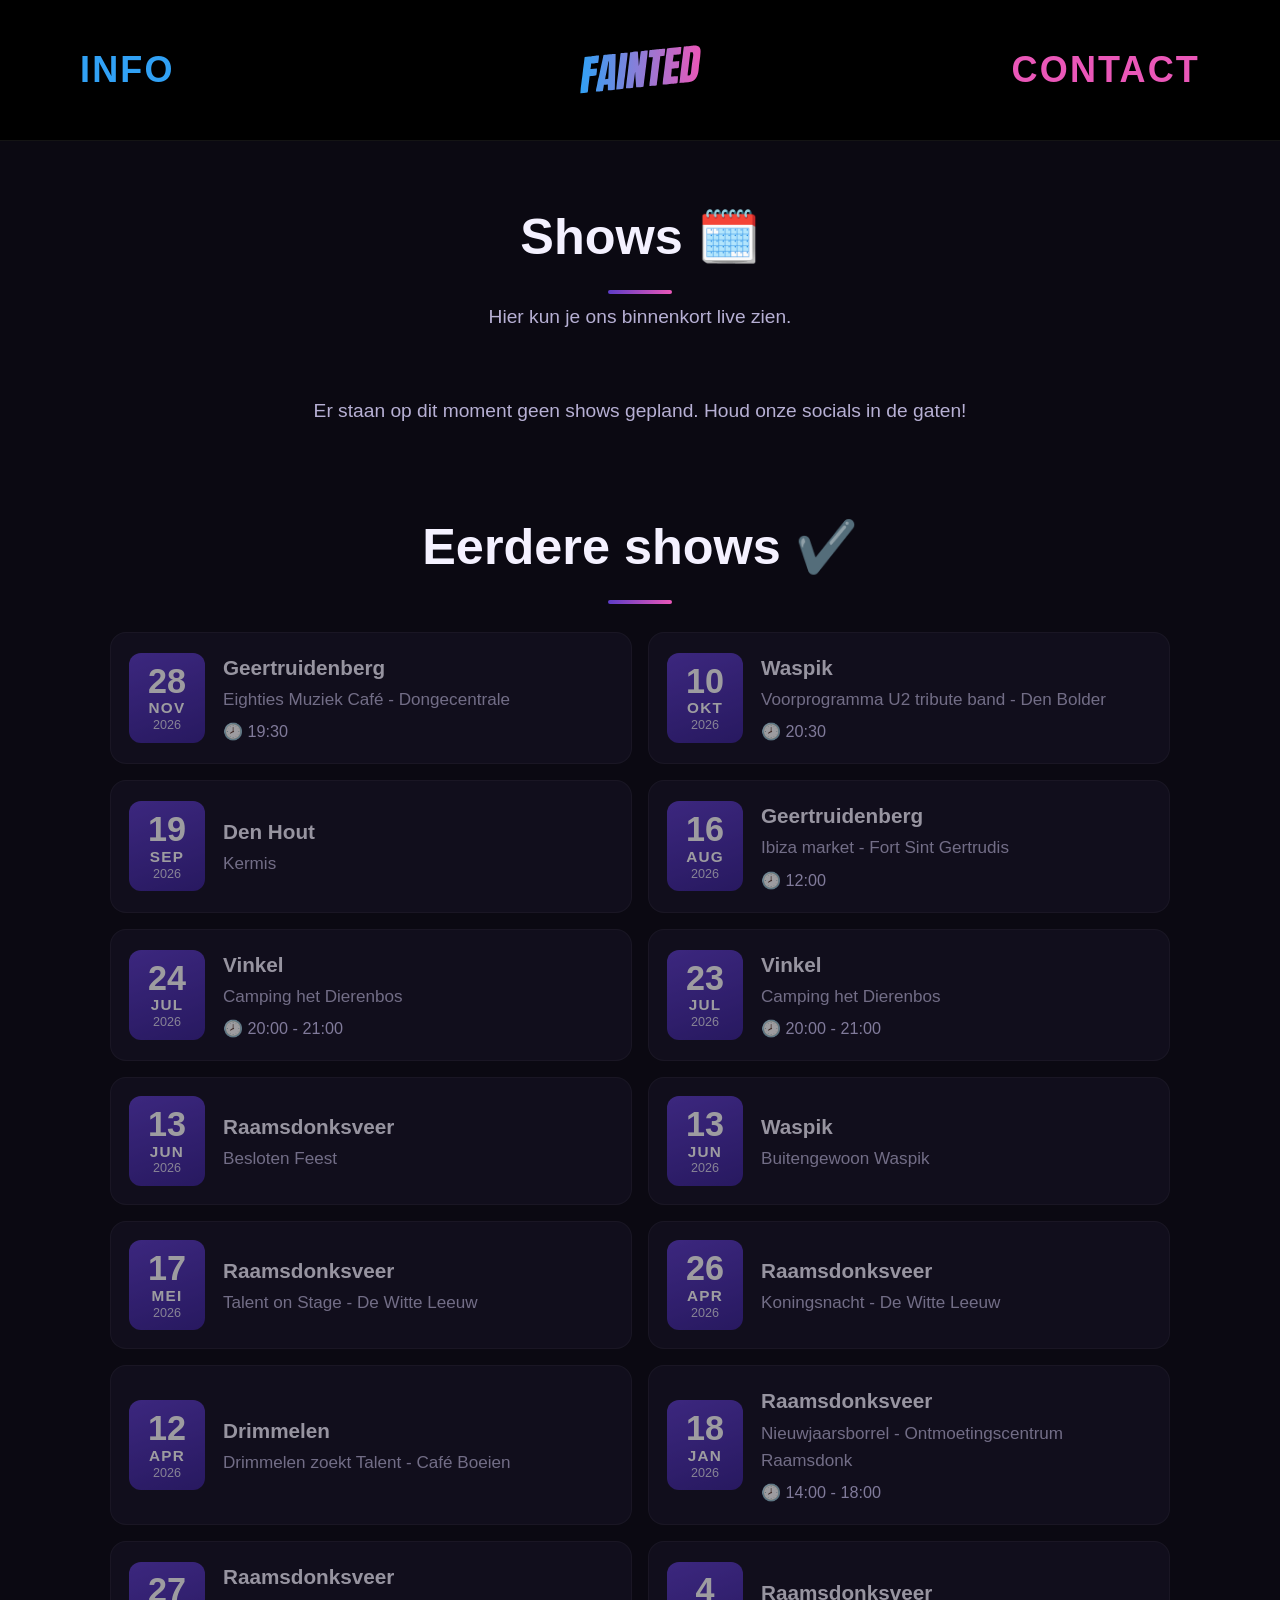
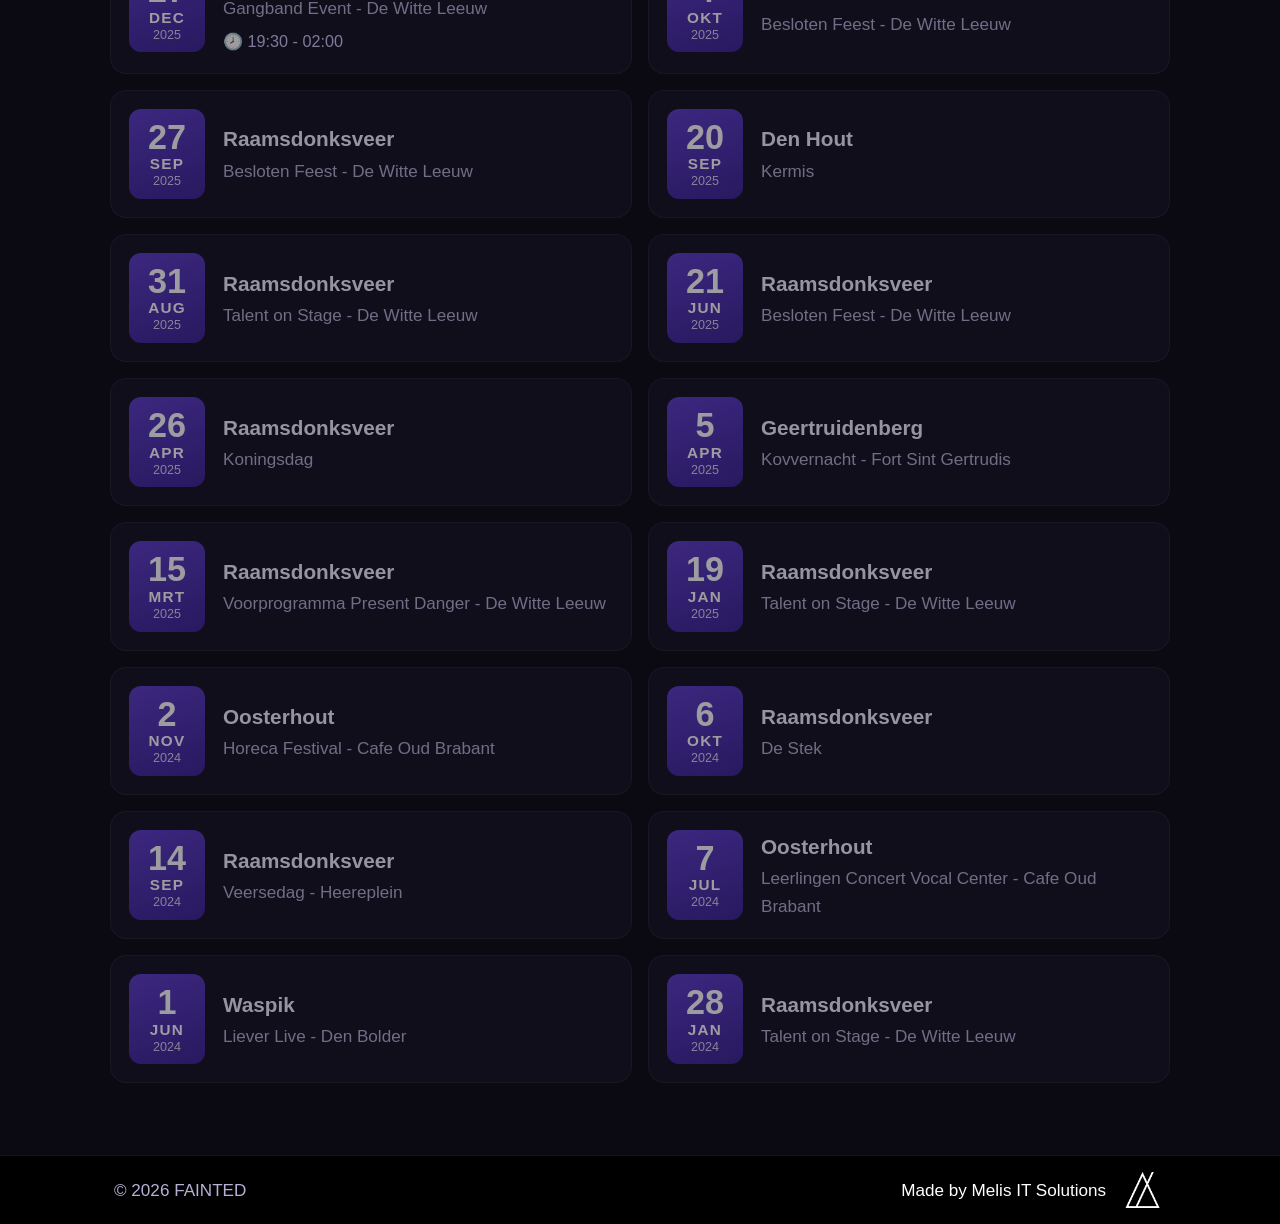
<file: info/index.html>
<!DOCTYPE html><!--KAjarOCwJ0cHpL0MGWzqm--><html lang="nl"><head><meta charSet="utf-8"/><meta name="viewport" content="width=device-width, initial-scale=1"/><link rel="preload" as="image" href="/MITS.png"/><link rel="stylesheet" href="/_next/static/css/62b06203c5a0845a.css" data-precedence="next"/><link rel="stylesheet" href="/_next/static/css/5b5cf8abc2d802a2.css" data-precedence="next"/><link rel="preload" as="script" fetchPriority="low" href="/_next/static/chunks/webpack-97ad7c169a563065.js"/><script src="/_next/static/chunks/4bd1b696-c023c6e3521b1417.js" async=""></script><script src="/_next/static/chunks/255-f9c534389f1b5ee3.js" async=""></script><script src="/_next/static/chunks/main-app-19426cfb38b076a8.js" async=""></script><script src="/_next/static/chunks/619-ba102abea3e3d0e4.js" async=""></script><script src="/_next/static/chunks/app/layout-cc82ec1ce82126c1.js" async=""></script><script src="/_next/static/chunks/app/info/page-a78eade970470b02.js" async=""></script><title>Fainted</title><meta name="description" content="We&#x27;ll rock till you faint!"/><link rel="icon" href="/favicon.ico" type="image/x-icon" sizes="32x32"/><script src="/_next/static/chunks/polyfills-42372ed130431b0a.js" noModule=""></script></head><body><div hidden=""><!--$--><!--/$--></div><header class="site-header"><nav class="site-nav" aria-label="Hoofdmenu"><a class="nav-link nav-info" href="/info/">Info</a><a class="nav-logo" aria-label="Fainted, naar de homepage" href="/"></a><a class="nav-link nav-contact" href="/contact/">Contact</a></nav></header><div class="content"><div class="info_cardsContainer__YgdOG"><h1 class="info_cardsTitle__VWks4">Shows 🗓️</h1><p class="info_cardsIntro__Af7cj">Hier kun je ons binnenkort live zien.</p><div class="info_cardsGrid__QIbYI"><div class="info_cardsCard__Zl21O  info_cardsCardNext__zsh4O"><span class="info_nextBadge__OoRlo">Eerstvolgende show</span><div class="info_dateBadge__n4JbT"><span class="info_dateDay__CJ_PQ">28</span><span class="info_dateMonth__N1Mjl">nov</span><span class="info_dateYear__qCifH">2026</span></div><div class="info_cardsBody__5ReZw"><p class="info_cardsCity__4eohO">Geertruidenberg</p><p class="info_cardsVenue__SK6TL">Eighties Muziek Café - Dongecentrale</p><p class="info_cardsTime__CUCfp">🕗 <!-- -->19:30</p></div></div></div><h2 class="info_cardsTitle__VWks4">Eerdere shows ✔️</h2><div class="info_cardsGrid__QIbYI"><div class="info_cardsCard__Zl21O info_cardsCardPast__bmPsW "><div class="info_dateBadge__n4JbT"><span class="info_dateDay__CJ_PQ">10</span><span class="info_dateMonth__N1Mjl">okt</span><span class="info_dateYear__qCifH">2026</span></div><div class="info_cardsBody__5ReZw"><p class="info_cardsCity__4eohO">Waspik</p><p class="info_cardsVenue__SK6TL">Voorprogramma U2 tribute band - Den Bolder</p><p class="info_cardsTime__CUCfp">🕗 <!-- -->20:30</p></div></div><div class="info_cardsCard__Zl21O info_cardsCardPast__bmPsW "><div class="info_dateBadge__n4JbT"><span class="info_dateDay__CJ_PQ">19</span><span class="info_dateMonth__N1Mjl">sep</span><span class="info_dateYear__qCifH">2026</span></div><div class="info_cardsBody__5ReZw"><p class="info_cardsCity__4eohO">Den Hout</p><p class="info_cardsVenue__SK6TL">Kermis</p></div></div><div class="info_cardsCard__Zl21O info_cardsCardPast__bmPsW "><div class="info_dateBadge__n4JbT"><span class="info_dateDay__CJ_PQ">16</span><span class="info_dateMonth__N1Mjl">aug</span><span class="info_dateYear__qCifH">2026</span></div><div class="info_cardsBody__5ReZw"><p class="info_cardsCity__4eohO">Geertruidenberg</p><p class="info_cardsVenue__SK6TL">Ibiza market - Fort Sint Gertrudis</p><p class="info_cardsTime__CUCfp">🕗 <!-- -->12:00</p></div></div><div class="info_cardsCard__Zl21O info_cardsCardPast__bmPsW "><div class="info_dateBadge__n4JbT"><span class="info_dateDay__CJ_PQ">24</span><span class="info_dateMonth__N1Mjl">jul</span><span class="info_dateYear__qCifH">2026</span></div><div class="info_cardsBody__5ReZw"><p class="info_cardsCity__4eohO">Vinkel</p><p class="info_cardsVenue__SK6TL">Camping het Dierenbos</p><p class="info_cardsTime__CUCfp">🕗 <!-- -->20:00 - 21:00</p></div></div><div class="info_cardsCard__Zl21O info_cardsCardPast__bmPsW "><div class="info_dateBadge__n4JbT"><span class="info_dateDay__CJ_PQ">23</span><span class="info_dateMonth__N1Mjl">jul</span><span class="info_dateYear__qCifH">2026</span></div><div class="info_cardsBody__5ReZw"><p class="info_cardsCity__4eohO">Vinkel</p><p class="info_cardsVenue__SK6TL">Camping het Dierenbos</p><p class="info_cardsTime__CUCfp">🕗 <!-- -->20:00 - 21:00</p></div></div><div class="info_cardsCard__Zl21O info_cardsCardPast__bmPsW "><div class="info_dateBadge__n4JbT"><span class="info_dateDay__CJ_PQ">13</span><span class="info_dateMonth__N1Mjl">jun</span><span class="info_dateYear__qCifH">2026</span></div><div class="info_cardsBody__5ReZw"><p class="info_cardsCity__4eohO">Raamsdonksveer</p><p class="info_cardsVenue__SK6TL">Besloten Feest</p></div></div><div class="info_cardsCard__Zl21O info_cardsCardPast__bmPsW "><div class="info_dateBadge__n4JbT"><span class="info_dateDay__CJ_PQ">13</span><span class="info_dateMonth__N1Mjl">jun</span><span class="info_dateYear__qCifH">2026</span></div><div class="info_cardsBody__5ReZw"><p class="info_cardsCity__4eohO">Waspik</p><p class="info_cardsVenue__SK6TL">Buitengewoon Waspik</p></div></div><div class="info_cardsCard__Zl21O info_cardsCardPast__bmPsW "><div class="info_dateBadge__n4JbT"><span class="info_dateDay__CJ_PQ">17</span><span class="info_dateMonth__N1Mjl">mei</span><span class="info_dateYear__qCifH">2026</span></div><div class="info_cardsBody__5ReZw"><p class="info_cardsCity__4eohO">Raamsdonksveer</p><p class="info_cardsVenue__SK6TL">Talent on Stage - De Witte Leeuw</p></div></div><div class="info_cardsCard__Zl21O info_cardsCardPast__bmPsW "><div class="info_dateBadge__n4JbT"><span class="info_dateDay__CJ_PQ">26</span><span class="info_dateMonth__N1Mjl">apr</span><span class="info_dateYear__qCifH">2026</span></div><div class="info_cardsBody__5ReZw"><p class="info_cardsCity__4eohO">Raamsdonksveer</p><p class="info_cardsVenue__SK6TL">Koningsnacht - De Witte Leeuw</p></div></div><div class="info_cardsCard__Zl21O info_cardsCardPast__bmPsW "><div class="info_dateBadge__n4JbT"><span class="info_dateDay__CJ_PQ">12</span><span class="info_dateMonth__N1Mjl">apr</span><span class="info_dateYear__qCifH">2026</span></div><div class="info_cardsBody__5ReZw"><p class="info_cardsCity__4eohO">Drimmelen</p><p class="info_cardsVenue__SK6TL">Drimmelen zoekt Talent - Café Boeien</p></div></div><div class="info_cardsCard__Zl21O info_cardsCardPast__bmPsW "><div class="info_dateBadge__n4JbT"><span class="info_dateDay__CJ_PQ">18</span><span class="info_dateMonth__N1Mjl">jan</span><span class="info_dateYear__qCifH">2026</span></div><div class="info_cardsBody__5ReZw"><p class="info_cardsCity__4eohO">Raamsdonksveer</p><p class="info_cardsVenue__SK6TL">Nieuwjaarsborrel - Ontmoetingscentrum Raamsdonk</p><p class="info_cardsTime__CUCfp">🕗 <!-- -->14:00 - 18:00</p></div></div><div class="info_cardsCard__Zl21O info_cardsCardPast__bmPsW "><div class="info_dateBadge__n4JbT"><span class="info_dateDay__CJ_PQ">27</span><span class="info_dateMonth__N1Mjl">dec</span><span class="info_dateYear__qCifH">2025</span></div><div class="info_cardsBody__5ReZw"><p class="info_cardsCity__4eohO">Raamsdonksveer</p><p class="info_cardsVenue__SK6TL">Gangband Event - De Witte Leeuw</p><p class="info_cardsTime__CUCfp">🕗 <!-- -->19:30 - 02:00</p></div></div><div class="info_cardsCard__Zl21O info_cardsCardPast__bmPsW "><div class="info_dateBadge__n4JbT"><span class="info_dateDay__CJ_PQ">4</span><span class="info_dateMonth__N1Mjl">okt</span><span class="info_dateYear__qCifH">2025</span></div><div class="info_cardsBody__5ReZw"><p class="info_cardsCity__4eohO">Raamsdonksveer</p><p class="info_cardsVenue__SK6TL">Besloten Feest - De Witte Leeuw</p></div></div><div class="info_cardsCard__Zl21O info_cardsCardPast__bmPsW "><div class="info_dateBadge__n4JbT"><span class="info_dateDay__CJ_PQ">27</span><span class="info_dateMonth__N1Mjl">sep</span><span class="info_dateYear__qCifH">2025</span></div><div class="info_cardsBody__5ReZw"><p class="info_cardsCity__4eohO">Raamsdonksveer</p><p class="info_cardsVenue__SK6TL">Besloten Feest - De Witte Leeuw</p></div></div><div class="info_cardsCard__Zl21O info_cardsCardPast__bmPsW "><div class="info_dateBadge__n4JbT"><span class="info_dateDay__CJ_PQ">20</span><span class="info_dateMonth__N1Mjl">sep</span><span class="info_dateYear__qCifH">2025</span></div><div class="info_cardsBody__5ReZw"><p class="info_cardsCity__4eohO">Den Hout</p><p class="info_cardsVenue__SK6TL">Kermis</p></div></div><div class="info_cardsCard__Zl21O info_cardsCardPast__bmPsW "><div class="info_dateBadge__n4JbT"><span class="info_dateDay__CJ_PQ">31</span><span class="info_dateMonth__N1Mjl">aug</span><span class="info_dateYear__qCifH">2025</span></div><div class="info_cardsBody__5ReZw"><p class="info_cardsCity__4eohO">Raamsdonksveer</p><p class="info_cardsVenue__SK6TL">Talent on Stage - De Witte Leeuw</p></div></div><div class="info_cardsCard__Zl21O info_cardsCardPast__bmPsW "><div class="info_dateBadge__n4JbT"><span class="info_dateDay__CJ_PQ">21</span><span class="info_dateMonth__N1Mjl">jun</span><span class="info_dateYear__qCifH">2025</span></div><div class="info_cardsBody__5ReZw"><p class="info_cardsCity__4eohO">Raamsdonksveer</p><p class="info_cardsVenue__SK6TL">Besloten Feest - De Witte Leeuw</p></div></div><div class="info_cardsCard__Zl21O info_cardsCardPast__bmPsW "><div class="info_dateBadge__n4JbT"><span class="info_dateDay__CJ_PQ">26</span><span class="info_dateMonth__N1Mjl">apr</span><span class="info_dateYear__qCifH">2025</span></div><div class="info_cardsBody__5ReZw"><p class="info_cardsCity__4eohO">Raamsdonksveer</p><p class="info_cardsVenue__SK6TL">Koningsdag</p></div></div><div class="info_cardsCard__Zl21O info_cardsCardPast__bmPsW "><div class="info_dateBadge__n4JbT"><span class="info_dateDay__CJ_PQ">5</span><span class="info_dateMonth__N1Mjl">apr</span><span class="info_dateYear__qCifH">2025</span></div><div class="info_cardsBody__5ReZw"><p class="info_cardsCity__4eohO">Geertruidenberg</p><p class="info_cardsVenue__SK6TL">Kovvernacht - Fort Sint Gertrudis</p></div></div><div class="info_cardsCard__Zl21O info_cardsCardPast__bmPsW "><div class="info_dateBadge__n4JbT"><span class="info_dateDay__CJ_PQ">15</span><span class="info_dateMonth__N1Mjl">mrt</span><span class="info_dateYear__qCifH">2025</span></div><div class="info_cardsBody__5ReZw"><p class="info_cardsCity__4eohO">Raamsdonksveer</p><p class="info_cardsVenue__SK6TL">Voorprogramma Present Danger - De Witte Leeuw</p></div></div><div class="info_cardsCard__Zl21O info_cardsCardPast__bmPsW "><div class="info_dateBadge__n4JbT"><span class="info_dateDay__CJ_PQ">19</span><span class="info_dateMonth__N1Mjl">jan</span><span class="info_dateYear__qCifH">2025</span></div><div class="info_cardsBody__5ReZw"><p class="info_cardsCity__4eohO">Raamsdonksveer</p><p class="info_cardsVenue__SK6TL">Talent on Stage - De Witte Leeuw</p></div></div><div class="info_cardsCard__Zl21O info_cardsCardPast__bmPsW "><div class="info_dateBadge__n4JbT"><span class="info_dateDay__CJ_PQ">2</span><span class="info_dateMonth__N1Mjl">nov</span><span class="info_dateYear__qCifH">2024</span></div><div class="info_cardsBody__5ReZw"><p class="info_cardsCity__4eohO">Oosterhout</p><p class="info_cardsVenue__SK6TL">Horeca Festival - Cafe Oud Brabant</p></div></div><div class="info_cardsCard__Zl21O info_cardsCardPast__bmPsW "><div class="info_dateBadge__n4JbT"><span class="info_dateDay__CJ_PQ">6</span><span class="info_dateMonth__N1Mjl">okt</span><span class="info_dateYear__qCifH">2024</span></div><div class="info_cardsBody__5ReZw"><p class="info_cardsCity__4eohO">Raamsdonksveer</p><p class="info_cardsVenue__SK6TL">De Stek</p></div></div><div class="info_cardsCard__Zl21O info_cardsCardPast__bmPsW "><div class="info_dateBadge__n4JbT"><span class="info_dateDay__CJ_PQ">14</span><span class="info_dateMonth__N1Mjl">sep</span><span class="info_dateYear__qCifH">2024</span></div><div class="info_cardsBody__5ReZw"><p class="info_cardsCity__4eohO">Raamsdonksveer</p><p class="info_cardsVenue__SK6TL">Veersedag - Heereplein</p></div></div><div class="info_cardsCard__Zl21O info_cardsCardPast__bmPsW "><div class="info_dateBadge__n4JbT"><span class="info_dateDay__CJ_PQ">7</span><span class="info_dateMonth__N1Mjl">jul</span><span class="info_dateYear__qCifH">2024</span></div><div class="info_cardsBody__5ReZw"><p class="info_cardsCity__4eohO">Oosterhout</p><p class="info_cardsVenue__SK6TL">Leerlingen Concert Vocal Center - Cafe Oud Brabant</p></div></div><div class="info_cardsCard__Zl21O info_cardsCardPast__bmPsW "><div class="info_dateBadge__n4JbT"><span class="info_dateDay__CJ_PQ">1</span><span class="info_dateMonth__N1Mjl">jun</span><span class="info_dateYear__qCifH">2024</span></div><div class="info_cardsBody__5ReZw"><p class="info_cardsCity__4eohO">Waspik</p><p class="info_cardsVenue__SK6TL">Liever Live - Den Bolder</p></div></div><div class="info_cardsCard__Zl21O info_cardsCardPast__bmPsW "><div class="info_dateBadge__n4JbT"><span class="info_dateDay__CJ_PQ">28</span><span class="info_dateMonth__N1Mjl">jan</span><span class="info_dateYear__qCifH">2024</span></div><div class="info_cardsBody__5ReZw"><p class="info_cardsCity__4eohO">Raamsdonksveer</p><p class="info_cardsVenue__SK6TL">Talent on Stage - De Witte Leeuw</p></div></div></div></div><!--$--><!--/$--></div><footer><div class="footer-inner"><p class="footer-copy">© <!-- -->2026<!-- --> FAINTED</p><div class="footer-right"><p class="footer-credit">Made by Melis IT Solutions</p><a class="footer-link" href="https://melisitsolutions.com" target="_blank" rel="noopener noreferrer"><img src="/MITS.png" alt="Melis IT Solutions logo" class="footer-logo"/></a></div></div></footer><script src="/_next/static/chunks/webpack-97ad7c169a563065.js" id="_R_" async=""></script><script>(self.__next_f=self.__next_f||[]).push([0])</script><script>self.__next_f.push([1,"1:\"$Sreact.fragment\"\n2:I[2619,[\"619\",\"static/chunks/619-ba102abea3e3d0e4.js\",\"177\",\"static/chunks/app/layout-cc82ec1ce82126c1.js\"],\"\"]\n3:I[9766,[],\"\"]\n4:I[8924,[],\"\"]\n5:I[1959,[],\"ClientPageRoot\"]\n6:I[5476,[\"811\",\"static/chunks/app/info/page-a78eade970470b02.js\"],\"default\"]\n9:I[4431,[],\"OutletBoundary\"]\nb:I[5278,[],\"AsyncMetadataOutlet\"]\nd:I[4431,[],\"ViewportBoundary\"]\nf:I[4431,[],\"MetadataBoundary\"]\n10:\"$Sreact.suspense\"\n12:I[7150,[],\"\"]\n:HL[\"/_next/static/css/62b06203c5a0845a.css\",\"style\"]\n:HL[\"/_next/static/css/5b5cf8abc2d802a2.css\",\"style\"]\n"])</script><script>self.__next_f.push([1,"0:{\"P\":null,\"b\":\"KAjarOCwJ0cHpL0MGWzqm\",\"p\":\"\",\"c\":[\"\",\"info\",\"\"],\"i\":false,\"f\":[[[\"\",{\"children\":[\"info\",{\"children\":[\"__PAGE__\",{}]}]},\"$undefined\",\"$undefined\",true],[\"\",[\"$\",\"$1\",\"c\",{\"children\":[[[\"$\",\"link\",\"0\",{\"rel\":\"stylesheet\",\"href\":\"/_next/static/css/62b06203c5a0845a.css\",\"precedence\":\"next\",\"crossOrigin\":\"$undefined\",\"nonce\":\"$undefined\"}]],[\"$\",\"html\",null,{\"lang\":\"nl\",\"children\":[\"$\",\"body\",null,{\"children\":[[\"$\",\"header\",null,{\"className\":\"site-header\",\"children\":[\"$\",\"nav\",null,{\"className\":\"site-nav\",\"aria-label\":\"Hoofdmenu\",\"children\":[[\"$\",\"$L2\",null,{\"href\":\"/info\",\"className\":\"nav-link nav-info\",\"children\":\"Info\"}],[\"$\",\"$L2\",null,{\"href\":\"/\",\"className\":\"nav-logo\",\"aria-label\":\"Fainted, naar de homepage\"}],[\"$\",\"$L2\",null,{\"href\":\"/contact\",\"className\":\"nav-link nav-contact\",\"children\":\"Contact\"}]]}]}],[\"$\",\"div\",null,{\"className\":\"content\",\"children\":[\"$\",\"$L3\",null,{\"parallelRouterKey\":\"children\",\"error\":\"$undefined\",\"errorStyles\":\"$undefined\",\"errorScripts\":\"$undefined\",\"template\":[\"$\",\"$L4\",null,{}],\"templateStyles\":\"$undefined\",\"templateScripts\":\"$undefined\",\"notFound\":[[\"$\",\"div\",null,{\"className\":\"error-page\",\"children\":[[\"$\",\"h1\",null,{\"children\":\"404\"}],[\"$\",\"h2\",null,{\"children\":\"Oeps, deze pagina bestaat niet.\"}],[\"$\",\"p\",null,{\"children\":\"Deze pagina is net als de saaie momenten van Fainted; hij bestaat niet.\"}],[\"$\",\"$L2\",null,{\"href\":\"/\",\"className\":\"btn\",\"children\":\"- Ga terug -\"}]]}],[]],\"forbidden\":\"$undefined\",\"unauthorized\":\"$undefined\"}]}],[\"$\",\"footer\",null,{\"children\":[\"$\",\"div\",null,{\"className\":\"footer-inner\",\"children\":[[\"$\",\"p\",null,{\"className\":\"footer-copy\",\"children\":[\"© \",2026,\" FAINTED\"]}],[\"$\",\"div\",null,{\"className\":\"footer-right\",\"children\":[[\"$\",\"p\",null,{\"className\":\"footer-credit\",\"children\":\"Made by Melis IT Solutions\"}],[\"$\",\"a\",null,{\"className\":\"footer-link\",\"href\":\"https://melisitsolutions.com\",\"target\":\"_blank\",\"rel\":\"noopener noreferrer\",\"children\":[\"$\",\"img\",null,{\"src\":\"/MITS.png\",\"alt\":\"Melis IT Solutions logo\",\"className\":\"footer-logo\"}]}]]}]]}]}]]}]}]]}],{\"children\":[\"info\",[\"$\",\"$1\",\"c\",{\"children\":[null,[\"$\",\"$L3\",null,{\"parallelRouterKey\":\"children\",\"error\":\"$undefined\",\"errorStyles\":\"$undefined\",\"errorScripts\":\"$undefined\",\"template\":[\"$\",\"$L4\",null,{}],\"templateStyles\":\"$undefined\",\"templateScripts\":\"$undefined\",\"notFound\":\"$undefined\",\"forbidden\":\"$undefined\",\"unauthorized\":\"$undefined\"}]]}],{\"children\":[\"__PAGE__\",[\"$\",\"$1\",\"c\",{\"children\":[[\"$\",\"$L5\",null,{\"Component\":\"$6\",\"searchParams\":{},\"params\":{},\"promises\":[\"$@7\",\"$@8\"]}],[[\"$\",\"link\",\"0\",{\"rel\":\"stylesheet\",\"href\":\"/_next/static/css/5b5cf8abc2d802a2.css\",\"precedence\":\"next\",\"crossOrigin\":\"$undefined\",\"nonce\":\"$undefined\"}]],[\"$\",\"$L9\",null,{\"children\":[\"$La\",[\"$\",\"$Lb\",null,{\"promise\":\"$@c\"}]]}]]}],{},null,false]},null,false]},null,false],[\"$\",\"$1\",\"h\",{\"children\":[null,[[\"$\",\"$Ld\",null,{\"children\":\"$Le\"}],null],[\"$\",\"$Lf\",null,{\"children\":[\"$\",\"div\",null,{\"hidden\":true,\"children\":[\"$\",\"$10\",null,{\"fallback\":null,\"children\":\"$L11\"}]}]}]]}],false]],\"m\":\"$undefined\",\"G\":[\"$12\",[]],\"s\":false,\"S\":true}\n"])</script><script>self.__next_f.push([1,"7:{}\n8:\"$0:f:0:1:2:children:2:children:1:props:children:0:props:params\"\n"])</script><script>self.__next_f.push([1,"e:[[\"$\",\"meta\",\"0\",{\"charSet\":\"utf-8\"}],[\"$\",\"meta\",\"1\",{\"name\":\"viewport\",\"content\":\"width=device-width, initial-scale=1\"}]]\na:null\n"])</script><script>self.__next_f.push([1,"13:I[622,[],\"IconMark\"]\nc:{\"metadata\":[[\"$\",\"title\",\"0\",{\"children\":\"Fainted\"}],[\"$\",\"meta\",\"1\",{\"name\":\"description\",\"content\":\"We'll rock till you faint!\"}],[\"$\",\"link\",\"2\",{\"rel\":\"icon\",\"href\":\"/favicon.ico\",\"type\":\"image/x-icon\",\"sizes\":\"32x32\"}],[\"$\",\"$L13\",\"3\",{}]],\"error\":null,\"digest\":\"$undefined\"}\n"])</script><script>self.__next_f.push([1,"11:\"$c:metadata\"\n"])</script></body></html>
</file>
<file: _next/static/css/62b06203c5a0845a.css>
:root{--bg:#0b0912;--surface:#161224;--text:#f4f1ff;--muted:#b7b0d4;--purple:#5d3cc7;--pink:#ea57b8}*{box-sizing:border-box}body,html{margin:0;padding:0;width:100%;max-width:100%;overflow-x:hidden;min-height:100%;display:flex;flex-direction:column;background:var(--bg);color:var(--text);font-family:-apple-system,BlinkMacSystemFont,Segoe UI,Roboto,Oxygen,Ubuntu,Cantarell,Fira Sans,Droid Sans,Helvetica Neue,sans-serif;line-height:1.6;font-size:18px;text-align:center;scroll-behavior:smooth}html{display:block;height:100%}body{min-height:100vh;min-height:100dvh}.content,main{flex:1 1;min-width:0}img{max-width:100%;display:block}a,p{font-size:clamp(16px,1.5vw,20px)}p{margin:1rem 0}a{color:#a28cf5;text-decoration:none}a:hover{text-decoration:underline;color:var(--pink)}h1,h2{text-align:center}footer{width:100%;margin-top:auto;background:#000;border-top:1px solid rgba(255,255,255,.08)}.footer-inner{display:flex;flex-wrap:wrap;align-items:center;justify-content:space-between;gap:12px 24px;max-width:1100px;margin:0 auto;padding:16px 24px}footer p{margin:0;font-size:.95rem;text-align:left;color:#fff}.footer-copy{color:var(--muted)}.footer-right{display:flex;align-items:center;gap:12px}.footer-link{display:flex}.footer-logo{height:36px;width:auto;max-width:none;flex-shrink:0;object-fit:contain;transition:all .3s ease}.footer-logo:hover{content:url(/MITS_Fainted.png)}@media (max-width:600px){.footer-inner{flex-direction:column}.footer-inner,footer p{text-align:center}}.site-header{width:100%;background:#000;border-bottom:1px solid rgba(255,255,255,.08)}.site-nav{display:grid;grid-template-columns:1fr auto 1fr;grid-template-areas:"info logo contact";align-items:center;max-width:1200px;margin:0 auto;padding:10px 16px;min-height:96px}.site-header .nav-link{display:inline-flex;align-items:center;justify-content:center;min-height:48px;padding:0 clamp(12px,2vw,24px);border-radius:999px;font-size:clamp(1.15rem,1rem + 1.5vw,2rem);font-weight:700;letter-spacing:.06em;text-transform:uppercase;text-decoration:none;transition:color .2s ease,background .2s ease}.site-header .nav-info{grid-area:info;justify-self:start;color:#31a1f5}.site-header .nav-contact{grid-area:contact;justify-self:end;color:#ea57b8}.site-header .nav-logo{grid-area:logo;justify-self:center;display:block;width:clamp(150px,26vw,300px);aspect-ratio:5/2;background:url(/_next/static/media/Fainted_color.bb77c183.svg) 50%/contain no-repeat}@media (hover:hover) and (pointer:fine){.site-header .nav-link:hover{color:#fff;background:rgba(255,255,255,.1);text-decoration:none}.site-header .nav-logo:hover{background-image:url(/_next/static/media/Fainted_white.f99bf925.svg)}}.site-header a:focus-visible{outline:2px solid #fff;outline-offset:3px}@media (max-width:560px){.site-nav{grid-template-columns:1fr 1fr;grid-template-areas:"logo logo" "info contact";gap:8px;padding:14px 12px;min-height:0}.site-header .nav-logo{width:min(60vw,240px)}.site-header .nav-link{justify-self:stretch;min-height:52px;font-size:1.25rem;background:rgba(255,255,255,.07)}.site-header .nav-link:active{background:rgba(255,255,255,.16)}}
</file>
<file: _next/static/css/43bbbfb709e34814.css>
.page_page__ZU32B{min-height:100svh}.page_hero__SKW6o{display:flex;flex-direction:column;align-items:center;padding:72px 20px 56px;background:radial-gradient(ellipse at 20% 0,rgba(93,60,199,.55),transparent 55%),radial-gradient(ellipse at 85% 10%,rgba(234,87,184,.35),transparent 50%)}.page_eyebrow__H9Slr{margin:0;text-transform:uppercase;letter-spacing:.3em;font-size:.8rem;color:var(--muted)}.page_title__3jonF{margin:8px 0 0;font-size:clamp(3.5rem,12vw,8rem);line-height:1;font-weight:900;letter-spacing:-.03em;background:linear-gradient(90deg,#8b6cf0,#ea57b8);-webkit-background-clip:text;background-clip:text;color:transparent}.page_subtitle__iAJUg{margin:12px 0 0;font-size:clamp(1.1rem,3vw,1.6rem);font-weight:600;color:var(--text)}.page_intro__NrUPI{max-width:640px;margin:20px auto 28px;color:var(--muted)}.page_button__vnlhW{display:inline-block;padding:14px 32px;border-radius:999px;background:linear-gradient(90deg,var(--purple),var(--pink));color:#fff;font-weight:700;transition:transform .2s ease,box-shadow .2s ease;box-shadow:0 8px 24px rgba(93,60,199,.4)}.page_button__vnlhW:hover{color:#fff;text-decoration:none;transform:translateY(-2px);box-shadow:0 12px 30px rgba(234,87,184,.45)}.page_heroImage__Q6NCQ{margin-top:48px;width:100%;max-width:1000px;border-radius:20px;box-shadow:0 20px 60px rgba(0,0,0,.6)}.page_section__61PEw{max-width:1100px;margin:0 auto;padding:56px 20px}.page_heading__ZPgh_{margin:0 0 32px;font-size:clamp(1.8rem,5vw,2.6rem);color:var(--text)}.page_heading__ZPgh_:after{content:"";display:block;width:64px;height:4px;margin:12px auto 0;border-radius:4px;background:linear-gradient(90deg,var(--purple),var(--pink))}.page_members__TDCxy{display:grid;grid-template-columns:repeat(3,1fr);grid-gap:20px;gap:20px}.page_member__GNgV8{margin:0;overflow:hidden;border-radius:16px;background:var(--surface)}.page_member__GNgV8 img{width:100%;aspect-ratio:3/4;object-fit:cover;object-position:top;transition:transform .4s ease}.page_member__GNgV8:hover img{transform:scale(1.04)}.page_member__GNgV8 figcaption{padding:12px;font-weight:700;letter-spacing:.04em}.page_gigs__dyFFW{display:grid;grid-template-columns:repeat(3,1fr);grid-gap:16px;gap:16px}.page_gigs__dyFFW img{width:100%;aspect-ratio:4/3;object-fit:cover;object-position:top;border-radius:14px;box-shadow:0 6px 20px rgba(0,0,0,.4);transition:transform .3s ease}.page_gigs__dyFFW img:hover{transform:translateY(-4px)}.page_spotify__d4fUL{max-width:640px;margin:0 auto;padding:12px;border-radius:20px;background:var(--surface)}.page_spotify__d4fUL iframe{display:block;border:none;border-radius:12px}@media (max-width:768px){.page_gigs__dyFFW,.page_members__TDCxy{grid-template-columns:repeat(2,1fr)}.page_hero__SKW6o{padding-top:48px}}@media (max-width:480px){.page_gigs__dyFFW,.page_members__TDCxy{grid-template-columns:1fr}}
</file>
<file: _next/static/css/5009cf2760e43bbb.css>
.contact_container__cCpH8{max-width:900px;margin:0 auto;padding:56px 20px 80px;display:flex;flex-direction:column;align-items:center}.contact_title__Arsm_{margin:0 0 8px;font-size:clamp(2.2rem,6vw,3.2rem);font-weight:900;color:var(--text)}.contact_title__Arsm_:after{content:"";display:block;width:64px;height:4px;margin:12px auto 0;border-radius:4px;background:linear-gradient(90deg,var(--purple),var(--pink))}.contact_intro__DhT_H{max-width:620px;margin:32px 0 28px;color:var(--muted)}.contact_primaryButton__UyHl1{display:inline-block;padding:14px 36px;border-radius:999px;background:linear-gradient(90deg,var(--purple),var(--pink));color:#fff;font-weight:700;box-shadow:0 8px 24px rgba(93,60,199,.4);transition:transform .2s ease,box-shadow .2s ease}.contact_primaryButton__UyHl1:hover{color:#fff;text-decoration:none;transform:translateY(-2px);box-shadow:0 12px 30px rgba(234,87,184,.45)}.contact_cards___H3uh{width:100%;margin-top:56px;display:grid;grid-template-columns:repeat(3,1fr);grid-gap:16px;gap:16px}.contact_card__wnBJV{display:flex;flex-direction:column;align-items:center;gap:4px;padding:28px 16px;border-radius:16px;background:var(--surface);border:1px solid rgba(255,255,255,.06);color:var(--text);transition:transform .25s ease,border-color .25s ease,box-shadow .25s ease}.contact_card__wnBJV:hover{color:var(--text);text-decoration:none;transform:translateY(-4px);border-color:var(--pink);box-shadow:0 12px 30px rgba(0,0,0,.4)}.contact_cardIcon__jLVUe{font-size:2rem;line-height:1}.contact_cardLabel__CyDxl{margin-top:8px;font-weight:800;font-size:1.1rem}.contact_cardValue__8SwtC{font-size:.9rem;color:var(--muted);word-break:break-word}@media (max-width:700px){.contact_cards___H3uh{grid-template-columns:1fr}}
</file>
<file: _next/static/css/5b5cf8abc2d802a2.css>
.info_cardsContainer__YgdOG{max-width:1100px;margin:0 auto;padding:56px 20px 72px}.info_cardsTitle__VWks4{margin:48px 0 8px;font-size:clamp(2rem,5vw,2.8rem);font-weight:900;color:var(--text)}.info_cardsContainer__YgdOG>.info_cardsTitle__VWks4:first-child{margin-top:0}.info_cardsTitle__VWks4:after{content:"";display:block;width:64px;height:4px;margin:12px auto 0;border-radius:4px;background:linear-gradient(90deg,var(--purple),var(--pink))}.info_cardsIntro__Af7cj{color:var(--muted);margin:0 0 32px}.info_cardsEmpty__dina0{color:var(--muted);padding:32px 0}.info_cardsGrid__QIbYI{display:grid;grid-template-columns:repeat(2,1fr);grid-gap:16px;gap:16px;margin-top:28px;text-align:left}.info_cardsCard__Zl21O{position:relative;display:flex;gap:18px;align-items:center;padding:18px;border-radius:16px;background:var(--surface);border:1px solid rgba(255,255,255,.06);transition:transform .25s ease,box-shadow .25s ease,border-color .25s ease}.info_cardsCard__Zl21O:hover{transform:translateY(-3px);border-color:rgba(162,140,245,.5);box-shadow:0 10px 30px rgba(0,0,0,.4)}.info_cardsCardNext__zsh4O{border-color:var(--pink);box-shadow:0 0 0 1px var(--pink),0 10px 30px rgba(234,87,184,.2)}.info_cardsCardPast__bmPsW{opacity:.6}.info_cardsCardPast__bmPsW:hover{opacity:.9}.info_nextBadge__OoRlo{position:absolute;top:-11px;right:16px;padding:2px 12px;border-radius:999px;background:linear-gradient(90deg,var(--purple),var(--pink));color:#fff;font-size:.75rem;font-weight:700;letter-spacing:.04em;text-transform:uppercase}.info_dateBadge__n4JbT{flex-shrink:0;display:flex;flex-direction:column;align-items:center;justify-content:center;width:76px;padding:10px 0;border-radius:12px;background:linear-gradient(160deg,var(--purple),#3b2494);color:#fff;line-height:1.1}.info_cardsCardNext__zsh4O .info_dateBadge__n4JbT{background:linear-gradient(160deg,var(--purple),var(--pink))}.info_dateDay__CJ_PQ{font-size:1.9rem;font-weight:900}.info_dateMonth__N1Mjl{font-size:.85rem;font-weight:700;text-transform:uppercase;letter-spacing:.08em}.info_dateYear__qCifH{margin-top:2px;font-size:.7rem;opacity:.8}.info_cardsBody__5ReZw{min-width:0}.info_cardsBody__5ReZw p{margin:0;text-align:left}.info_cardsCity__4eohO{font-size:1.15rem!important;font-weight:800;color:var(--text)}.info_cardsVenue__SK6TL{margin-top:2px!important;color:var(--muted);font-size:.95rem!important}.info_cardsTime__CUCfp{margin-top:6px!important;font-size:.9rem!important;color:#cfc6f5}.info_ticketsButton__uPaQ6{display:inline-block;margin-top:12px;padding:8px 22px;border-radius:999px;background:linear-gradient(90deg,var(--purple),var(--pink));color:#fff;font-size:.9rem!important;font-weight:700;transition:transform .2s ease,box-shadow .2s ease}.info_ticketsButton__uPaQ6:hover{color:#fff;text-decoration:none;transform:translateY(-2px);box-shadow:0 8px 20px rgba(234,87,184,.4)}@media (max-width:768px){.info_cardsGrid__QIbYI{grid-template-columns:1fr}}@media (max-width:400px){.info_dateBadge__n4JbT{width:64px}.info_dateDay__CJ_PQ{font-size:1.6rem}}
</file>
